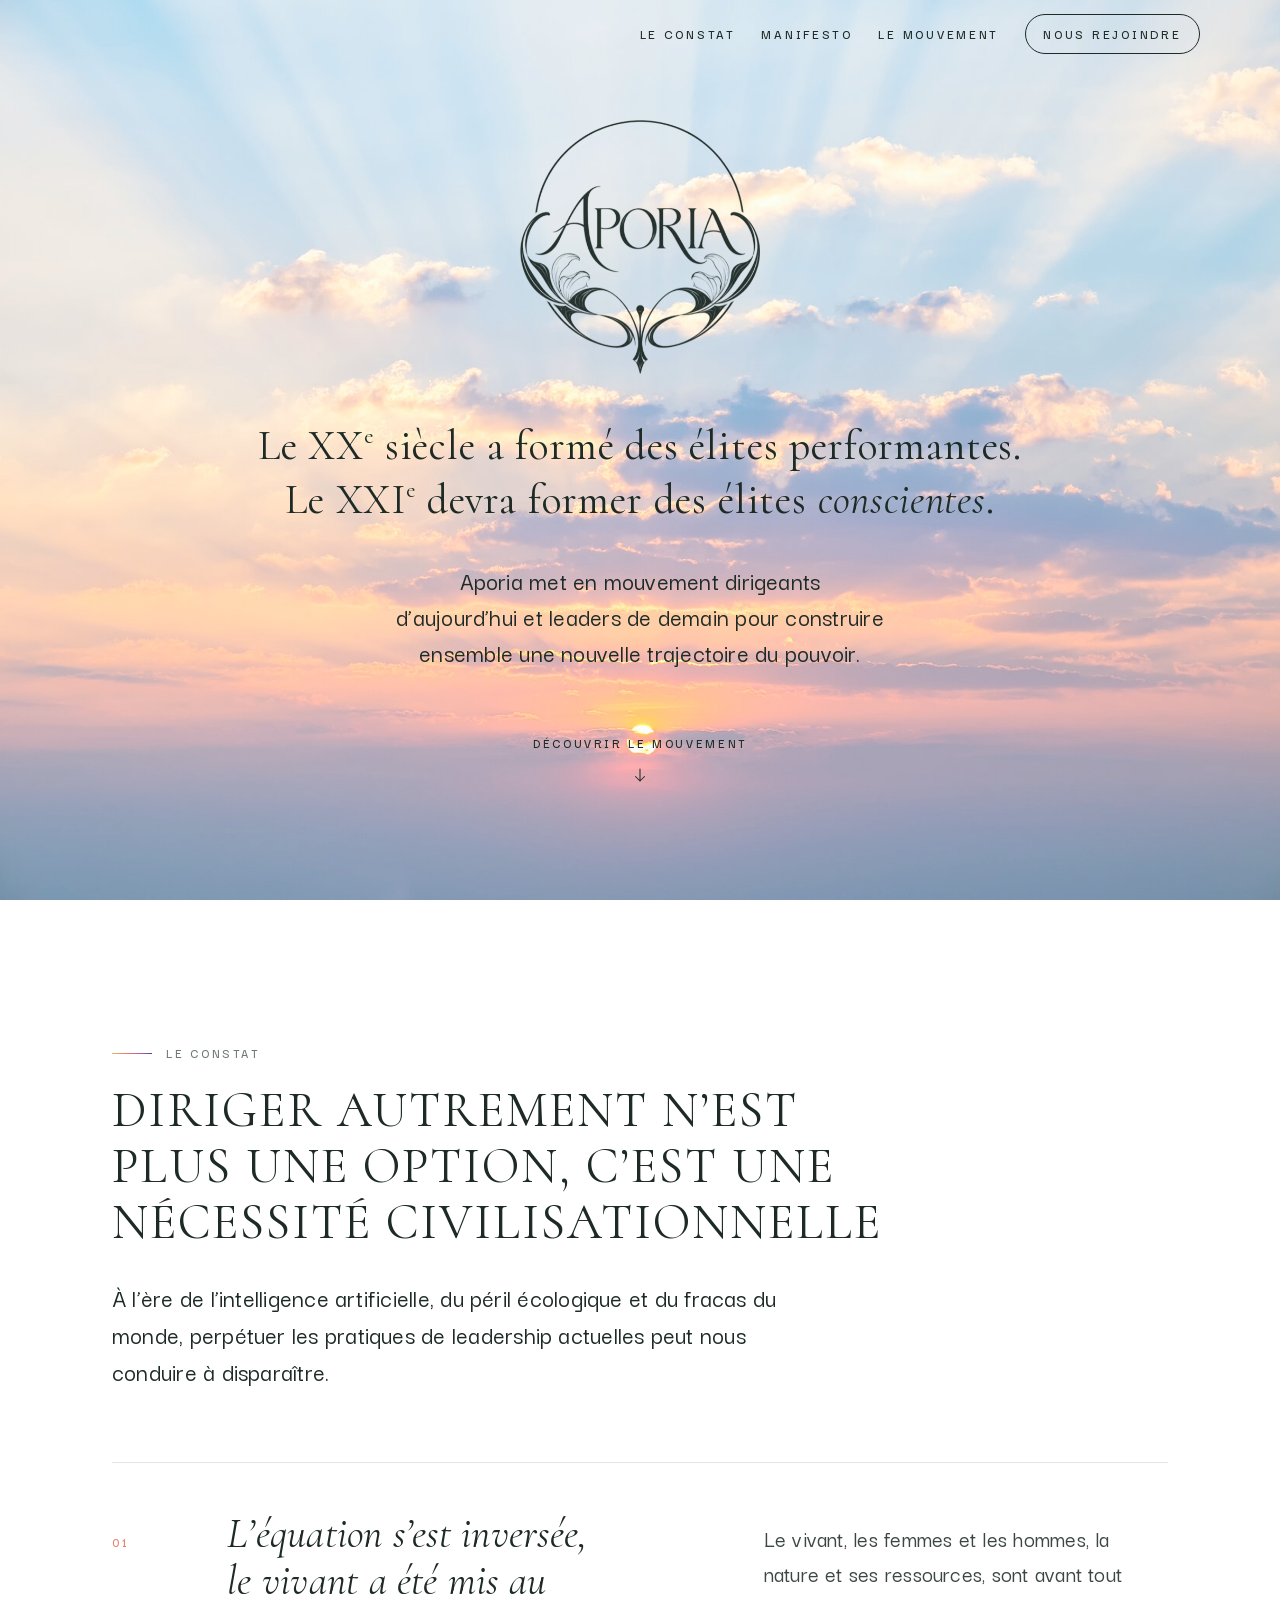
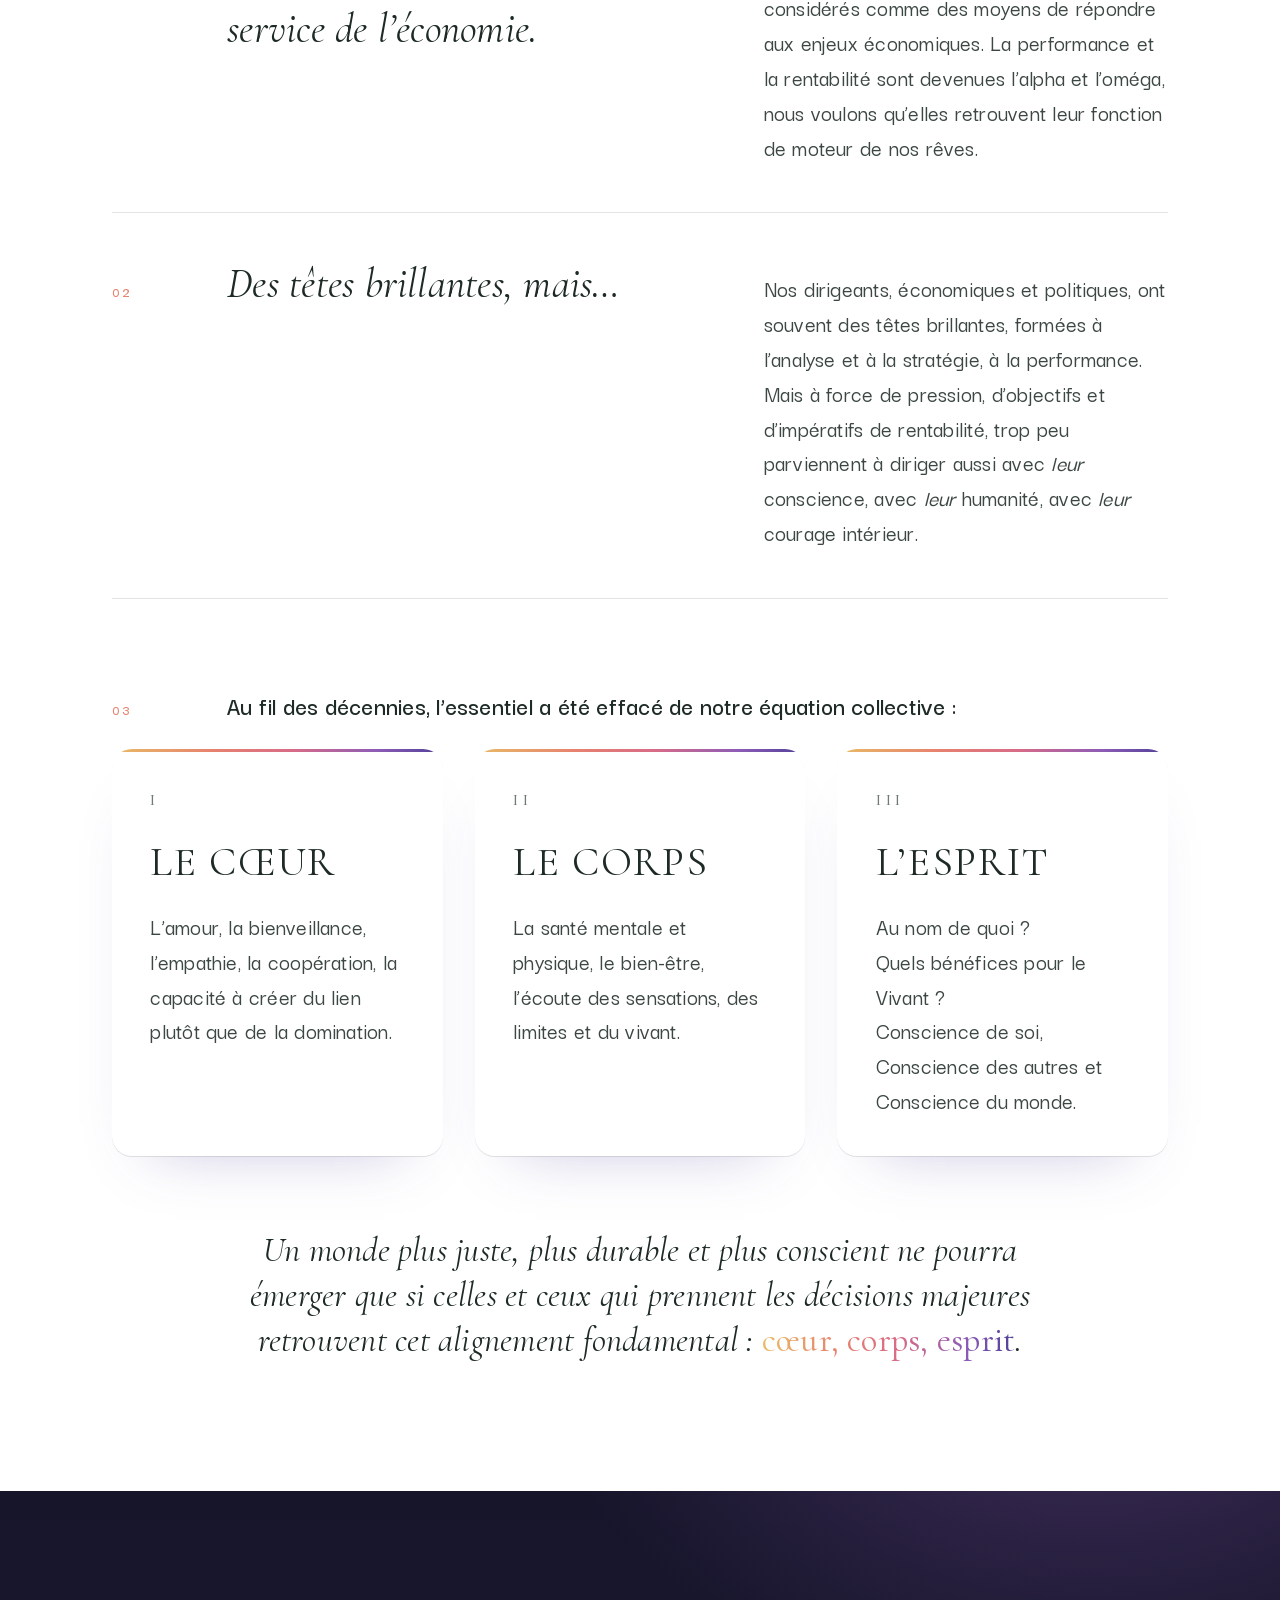
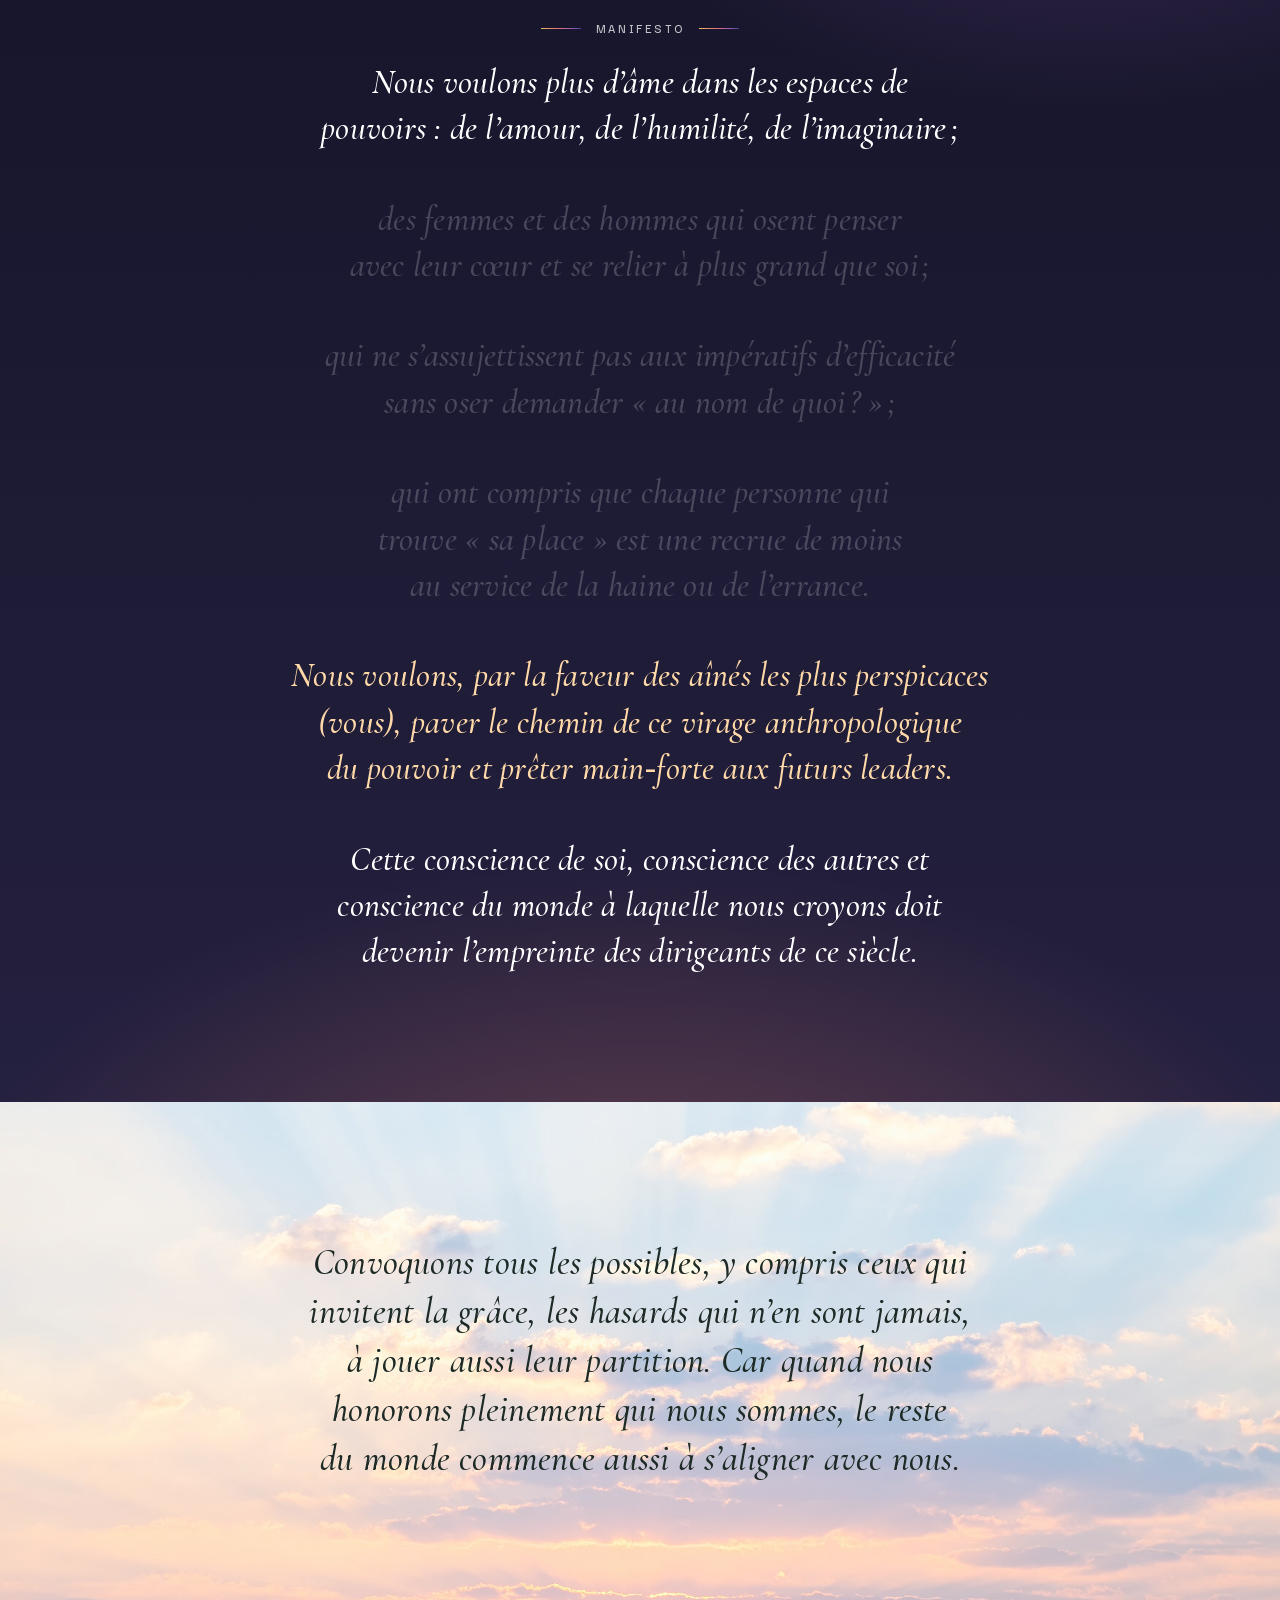
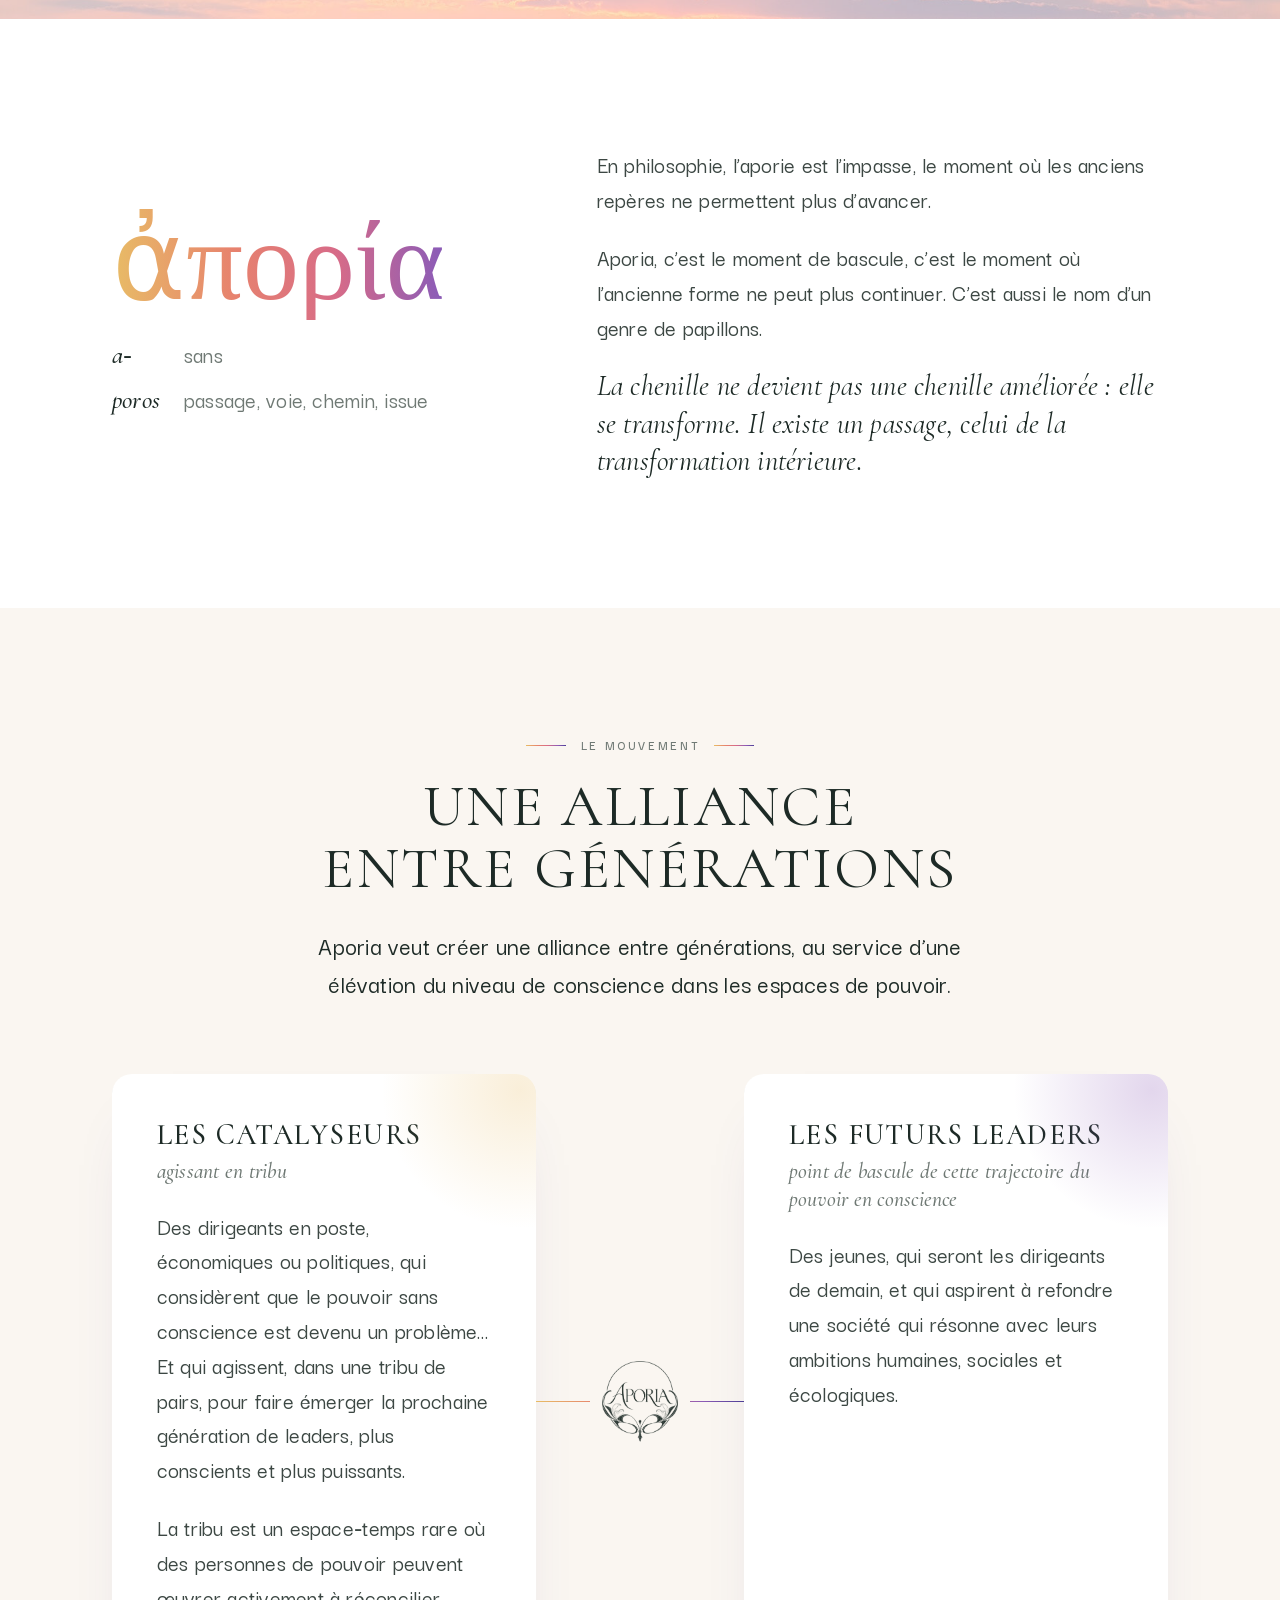
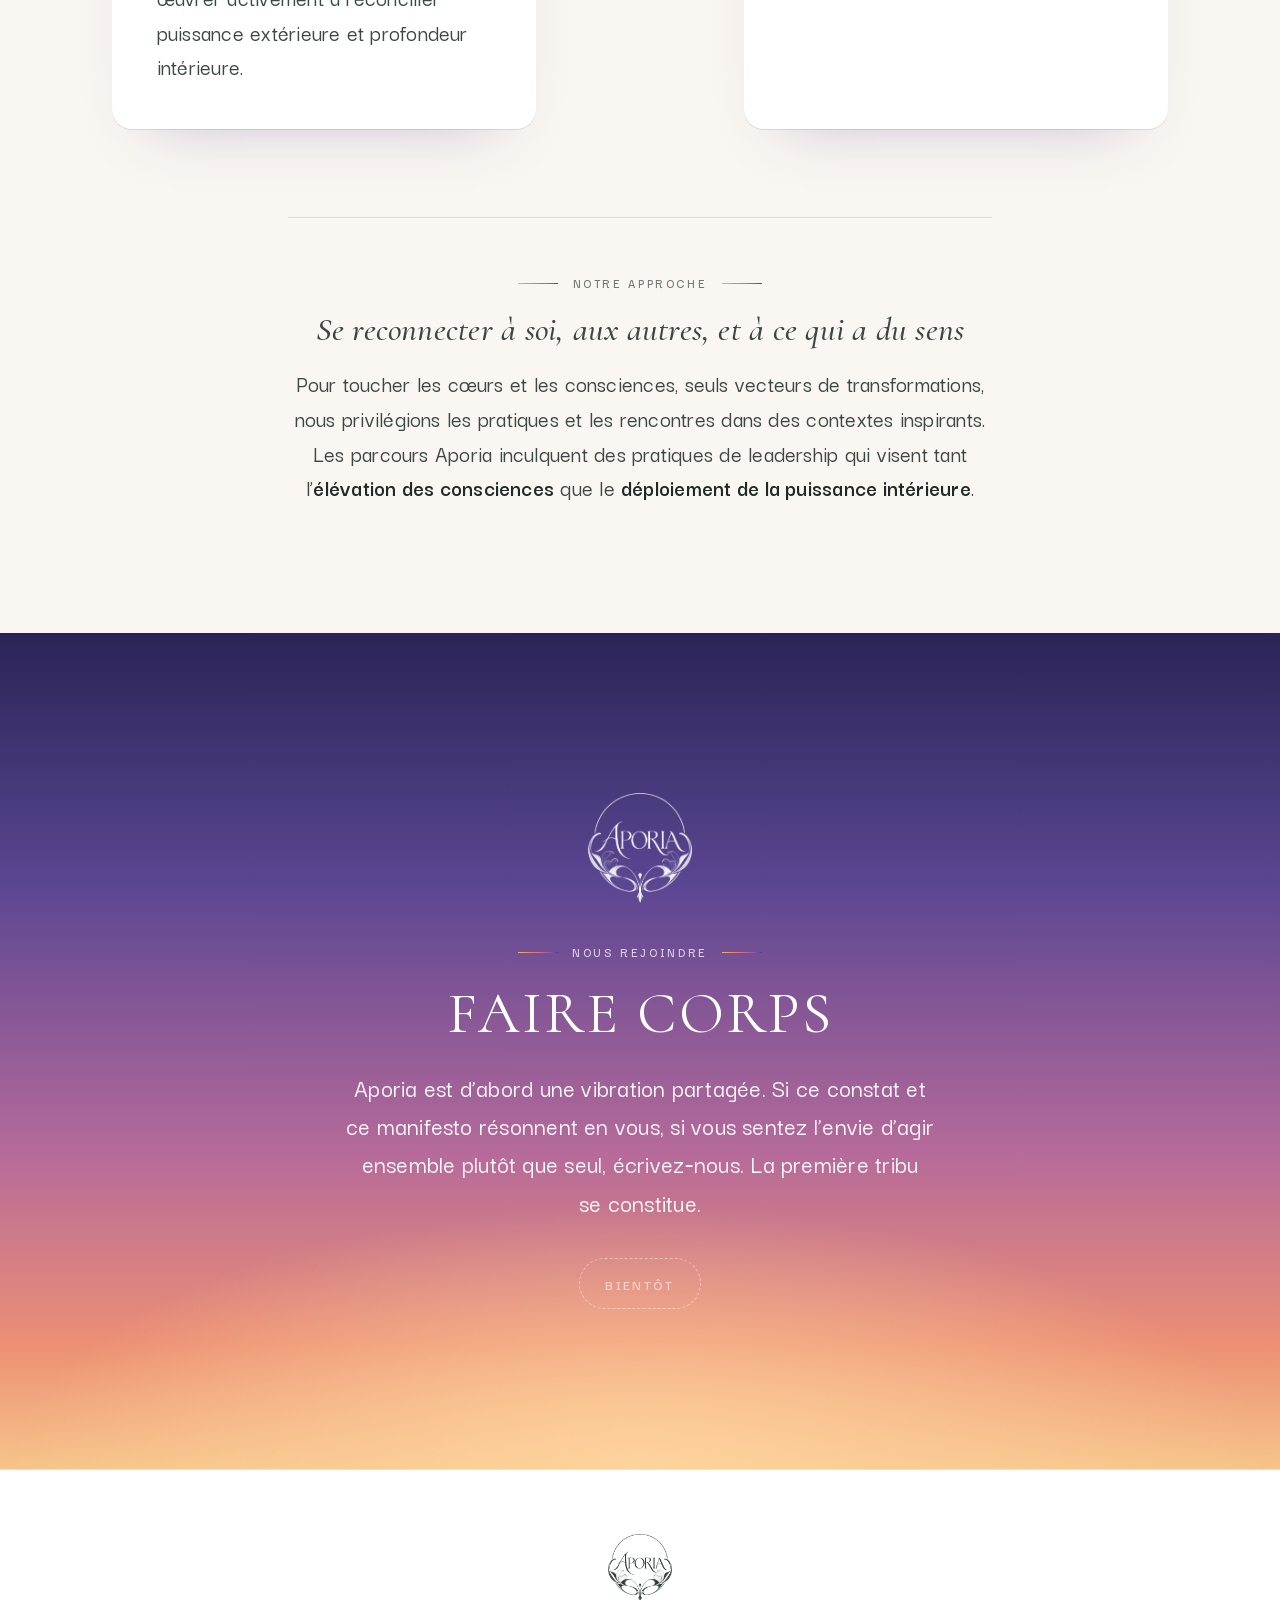
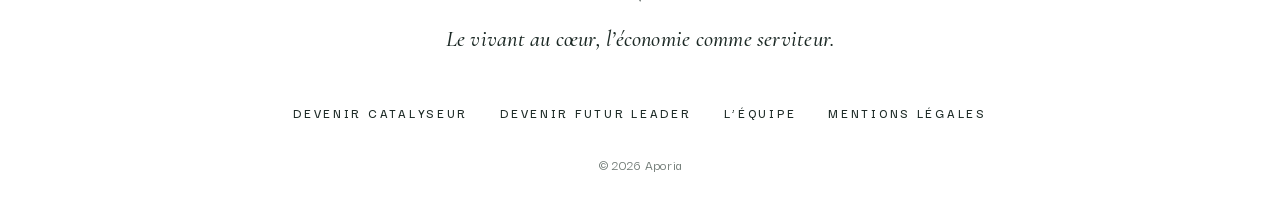
<file: index.html>
<!doctype html>
<html lang="fr" class="no-js">
<head>
  <meta charset="utf-8">
  <meta name="viewport" content="width=device-width, initial-scale=1, viewport-fit=cover">
  <title>Aporia · Mouvement pour des élites conscientes</title>
  <meta name="description" content="Aporia met en mouvement dirigeants d’aujourd’hui et leaders de demain pour construire ensemble une nouvelle trajectoire du pouvoir.">
  <meta name="theme-color" content="#f6efe6">

  <meta property="og:type" content="website">
  <meta property="og:locale" content="fr_FR">
  <meta property="og:title" content="Aporia">
  <meta property="og:description" content="Le XXe siècle a formé des élites performantes. Le XXIe devra former des élites conscientes.">
  <meta property="og:image" content="https://aporia-mouvement.netlify.app/assets/img/og-image.jpg">
  <meta name="twitter:card" content="summary_large_image">

  <link rel="icon" type="image/svg+xml" href="/assets/img/favicon.svg">
  <link rel="icon" type="image/png" sizes="48x48" href="/assets/img/favicon.png">
  <link rel="apple-touch-icon" href="/assets/img/apple-touch-icon.png">
  <link rel="preload" href="/assets/fonts/cormorant.woff2" as="font" type="font/woff2" crossorigin>
  <link rel="preload" href="/assets/fonts/darker-grotesque.woff2" as="font" type="font/woff2" crossorigin>
  <link rel="stylesheet" href="/css/style.css">
  <!-- Pas de "defer" : le script doit poser la classe "js" avant le premier affichage -->
  <script src="/js/main.js"></script>
</head>
<body>
  <a class="skip-link" href="#contenu">Aller au contenu</a>
  <div class="progress" aria-hidden="true"><span></span></div>

  <!-- ============================================================ EN-TÊTE -->
  <header class="site-header" data-header>
    <div class="site-header__inner">
      <a class="brand" href="#accueil" aria-label="Aporia, retour en haut">
        <img src="/assets/img/logo.png" alt="" width="454" height="480">
        <span>Aporia</span>
      </a>
      <button class="nav-toggle" type="button" aria-expanded="false" aria-controls="menu" data-nav-toggle>
        <span class="visually-hidden">Menu</span><span class="nav-toggle__bar"></span>
      </button>
      <nav class="nav" id="menu" aria-label="Navigation principale">
        <a href="#constat">Le constat</a>
        <a href="#manifesto">Manifesto</a>
        <a href="#mouvement">Le mouvement</a>
        <a class="nav__cta" href="#rejoindre">Nous rejoindre</a>
      </nav>
    </div>
  </header>

  <main id="contenu">

    <!-- ============================================================ 1. ACCROCHE -->
    <section class="hero" id="accueil">
      <div class="hero__sky" aria-hidden="true"></div>
      <div class="hero__content">
        <img class="hero__logo" src="/assets/img/logo.png" alt="Aporia" width="454" height="480">
        <h1 class="hero__title">
          <span class="hero__line">Le XX<sup>e</sup> siècle a formé des élites performantes.</span>
          <span class="hero__line">Le XXI<sup>e</sup> devra former des élites <em>conscientes</em>.</span>
        </h1>
        <p class="hero__sub">Aporia met en mouvement dirigeants d’aujourd’hui et leaders de demain pour construire ensemble une nouvelle trajectoire du pouvoir.</p>
        <a class="hero__cta" href="#constat">
          Découvrir le mouvement
          <svg viewBox="0 0 24 24" width="18" height="18" aria-hidden="true"><path d="M12 4v16m0 0-6-6m6 6 6-6" fill="none" stroke="currentColor" stroke-width="1.4" stroke-linecap="round" stroke-linejoin="round"/></svg>
        </a>
      </div>
    </section>

    <!-- ============================================================ 2. LE CONSTAT -->
    <section class="section" id="constat">
      <div class="container">
        <header class="section-head" data-reveal>
          <p class="kicker">Le constat</p>
          <h2 class="title title--long">Diriger autrement n’est plus une option, c’est une nécessité civilisationnelle</h2>
          <p class="lead">À l’ère de l’intelligence artificielle, du péril écologique et du fracas du monde, perpétuer les pratiques de leadership actuelles peut nous conduire à disparaître.</p>
        </header>

        <ol class="beats">
          <li class="beat" data-reveal>
            <span class="beat__num">01</span>
            <p class="beat__claim">L’équation s’est inversée, le vivant a été mis au service de l’économie.</p>
            <p class="beat__text">Le vivant, les femmes et les hommes, la nature et ses ressources, sont avant tout considérés comme des moyens de répondre aux enjeux économiques. La performance et la rentabilité sont devenues l’alpha et l’oméga, nous voulons qu’elles retrouvent leur fonction de moteur de nos rêves.</p>
          </li>
          <li class="beat" data-reveal>
            <span class="beat__num">02</span>
            <p class="beat__claim">Des têtes brillantes, mais…</p>
            <p class="beat__text">Nos dirigeants, économiques et politiques, ont souvent des têtes brillantes, formées à l’analyse et à la stratégie, à la performance. Mais à force de pression, d’objectifs et d’impératifs de rentabilité, trop peu parviennent à diriger aussi avec <em>leur</em> conscience, avec <em>leur</em> humanité, avec <em>leur</em> courage intérieur.</p>
          </li>
        </ol>

        <div class="erased">
          <p class="erased__intro" data-reveal><span class="beat__num">03</span>Au fil des décennies, l’essentiel a été effacé de notre équation collective :</p>
          <ol class="triad">
            <li class="triad__item" data-reveal style="--i:0">
              <span class="triad__num">I</span>
              <h3>Le cœur</h3>
              <p>L’amour, la bienveillance, l’empathie, la coopération, la capacité à créer du lien plutôt que de la domination.</p>
            </li>
            <li class="triad__item" data-reveal style="--i:1">
              <span class="triad__num">II</span>
              <h3>Le corps</h3>
              <p>La santé mentale et physique, le bien-être, l’écoute des sensations, des limites et du vivant.</p>
            </li>
            <li class="triad__item" data-reveal style="--i:2">
              <span class="triad__num">III</span>
              <h3>L’esprit</h3>
              <p class="triad__lines">Au nom de quoi ?<br>Quels bénéfices pour le Vivant ?<br>Conscience de soi, Conscience des autres et Conscience du monde.</p>
            </li>
          </ol>
          <p class="statement erased__close" data-reveal>Un monde plus juste, plus durable et plus conscient ne pourra émerger que si celles et ceux qui prennent les décisions majeures retrouvent cet alignement fondamental : <em>cœur, corps, esprit</em>.</p>
        </div>
      </div>
    </section>

    <!-- ============================================================ 3. MANIFESTO -->
    <section class="section section--night" id="manifesto">
      <div class="container">
        <h2 class="kicker kicker--light kicker--center" data-reveal>Manifesto</h2>
        <div class="manifesto">
          <p class="manifesto__line">Nous voulons plus d’âme dans les espaces de pouvoirs : de l’amour, de l’humilité, de l’imaginaire ;</p>
          <p class="manifesto__line">des femmes et des hommes qui osent penser avec leur cœur et se relier à plus grand que soi ;</p>
          <p class="manifesto__line">qui ne s’assujettissent pas aux impératifs d’efficacité sans oser demander « au nom de quoi ? » ;</p>
          <p class="manifesto__line">qui ont compris que chaque personne qui trouve « sa place » est une recrue de moins au service de la haine ou de l’errance.</p>
          <p class="manifesto__line manifesto__line--accent">Nous voulons, par la faveur des aînés les plus perspicaces (vous), paver le chemin de ce virage anthropologique du pouvoir et prêter main‑forte aux futurs leaders.</p>
          <p class="manifesto__line">Cette conscience de soi, conscience des autres et conscience du monde à laquelle nous croyons doit devenir l’empreinte des dirigeants de ce siècle.</p>
        </div>
      </div>
    </section>

    <!-- ============================================================ BANDEAU -->
    <section class="band" aria-label="Convoquer tous les possibles">
      <div class="band__sky" aria-hidden="true"></div>
      <div class="container container--text">
        <p class="band__text" data-reveal>Convoquons tous les possibles, y compris ceux qui invitent la grâce, les hasards qui n’en sont jamais, à jouer aussi leur partition. Car quand nous honorons pleinement qui nous sommes, le reste du monde commence aussi à s’aligner avec nous.</p>
      </div>
    </section>

    <!-- ============================================================ 4. LE NOM -->
    <section class="section" id="aporia">
      <div class="container etymology">
        <div data-reveal>
          <p class="greek" lang="grc">ἀπορία</p>
          <dl class="roots">
            <div><dt>a‑</dt><dd>sans</dd></div>
            <div><dt>poros</dt><dd>passage, voie, chemin, issue</dd></div>
          </dl>
        </div>
        <div class="etymology__text prose" data-reveal>
          <p>En philosophie, l’aporie est l’impasse, le moment où les anciens repères ne permettent plus d’avancer.</p>
          <p>Aporia, c’est le moment de bascule, c’est le moment où l’ancienne forme ne peut plus continuer. C’est aussi le nom d’un genre de papillons.</p>
          <p class="statement">La chenille ne devient pas une chenille améliorée : elle se transforme. Il existe un passage, celui de la transformation intérieure.</p>
        </div>
      </div>
    </section>

    <!-- ============================================================ 5. LE MOUVEMENT -->
    <section class="section section--warm" id="mouvement">
      <div class="container">
        <header class="section-head section-head--center" data-reveal>
          <p class="kicker kicker--center">Le mouvement</p>
          <h2 class="title">Une alliance entre générations</h2>
          <p class="lead">Aporia veut créer une alliance entre générations, au service d’une élévation du niveau de conscience dans les espaces de pouvoir.</p>
        </header>

        <div class="alliance">
          <article class="member" data-reveal style="--i:0">
            <h3>Les catalyseurs</h3>
            <p class="member__tag">agissant en tribu</p>
            <p>Des dirigeants en poste, économiques ou politiques, qui considèrent que le pouvoir sans conscience est devenu un problème… Et qui agissent, dans une tribu de pairs, pour faire émerger la prochaine génération de leaders, plus conscients et plus puissants.</p>
            <p>La tribu est un espace‑temps rare où des personnes de pouvoir peuvent œuvrer activement à réconcilier puissance extérieure et profondeur intérieure.</p>
          </article>
          <div class="bridge" data-reveal style="--i:1">
            <div class="bridge__box"><img src="/assets/img/logo.png" alt="" width="454" height="480" loading="lazy"></div>
          </div>
          <article class="member member--leaders" data-reveal style="--i:2">
            <h3>Les futurs leaders</h3>
            <p class="member__tag">point de bascule de cette trajectoire du pouvoir en conscience</p>
            <p>Des jeunes, qui seront les dirigeants de demain, et qui aspirent à refondre une société qui résonne avec leurs ambitions humaines, sociales et écologiques.</p>
          </article>
        </div>

        <div class="approach" data-reveal>
          <h3 class="kicker kicker--center">Notre approche</h3>
          <p class="approach__title">Se reconnecter à soi, aux autres, et à ce qui a du sens</p>
          <p class="approach__text">Pour toucher les cœurs et les consciences, seuls vecteurs de transformations, nous privilégions les pratiques et les rencontres dans des contextes inspirants. Les parcours Aporia inculquent des pratiques de leadership qui visent tant l’<strong>élévation des consciences</strong> que le <strong>déploiement de la puissance intérieure</strong>.</p>
        </div>
      </div>
    </section>

    <!-- ============================================================ 6. CONTACT -->
    <section class="dawn" id="rejoindre">
      <div class="dawn__sky" aria-hidden="true"></div>
      <div class="container container--text">
        <img class="dawn__logo" src="/assets/img/logo-white.png" alt="" width="454" height="480" loading="lazy" data-reveal>
        <p class="kicker kicker--light kicker--center" data-reveal>Nous rejoindre</p>
        <h2 class="title" data-reveal>Faire corps</h2>
        <p class="dawn__text" data-reveal>Aporia est d’abord une vibration partagée. Si ce constat et ce manifesto résonnent en vous, si vous sentez l’envie d’agir ensemble plutôt que seul, écrivez‑nous. La première tribu se constitue.</p>
        <div data-reveal><a class="btn btn--light" data-contact="Contact" href="#rejoindre">Nous écrire</a></div>
      </div>
    </section>
  </main>

  <!-- ============================================================ PIED DE PAGE -->
  <footer class="site-footer">
    <div class="container site-footer__inner">
      <img src="/assets/img/logo.png" alt="Aporia" width="454" height="480" loading="lazy">
      <p class="site-footer__baseline">Le vivant au cœur, l’économie comme serviteur.</p>
      <ul class="footer-links">
        <li><a href="/catalyseur.html">Devenir catalyseur</a></li>
        <li><a href="/futur-leader.html">Devenir futur leader</a></li>
        <li><a href="/equipe.html">L’équipe</a></li>
        <li><a href="/mentions-legales.html">Mentions légales</a></li>
      </ul>
      <p class="site-footer__note">© <span data-year>2026</span> Aporia</p>
    </div>
  </footer>
</body>
</html>
</file>
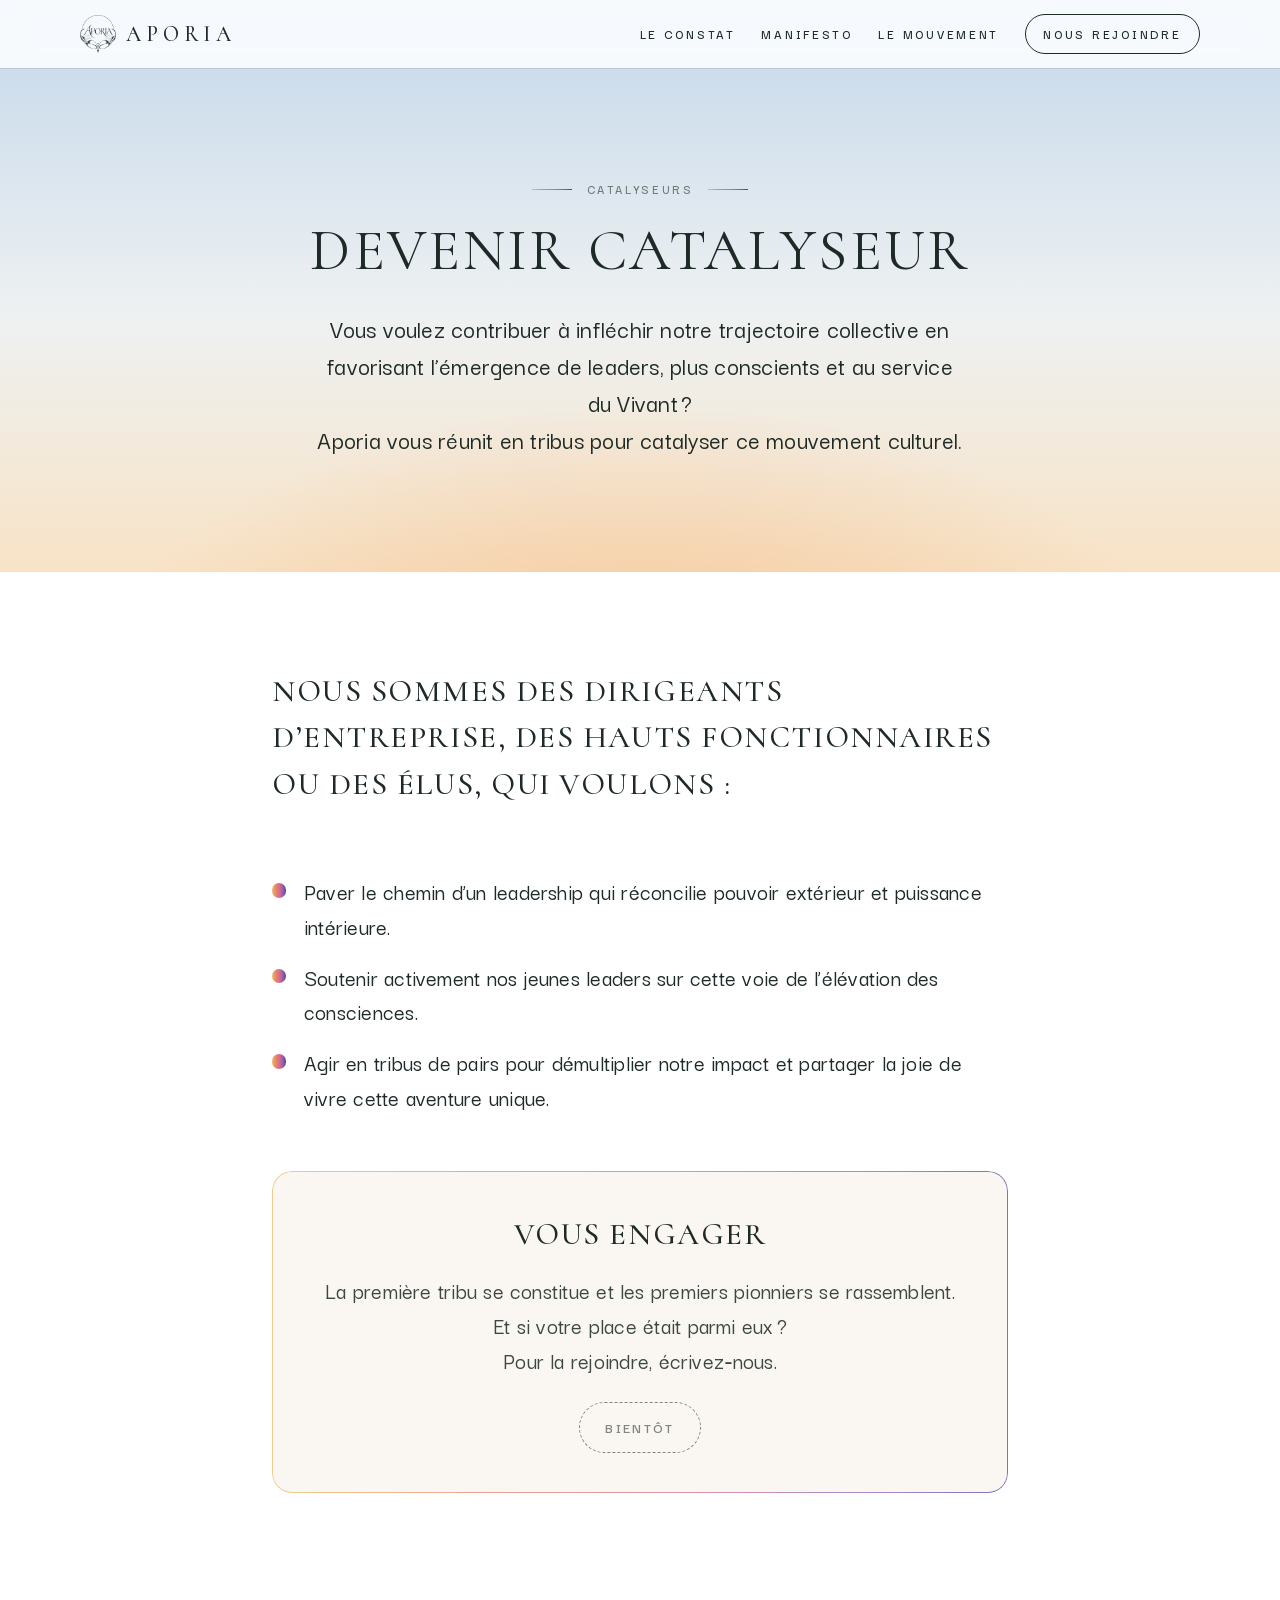
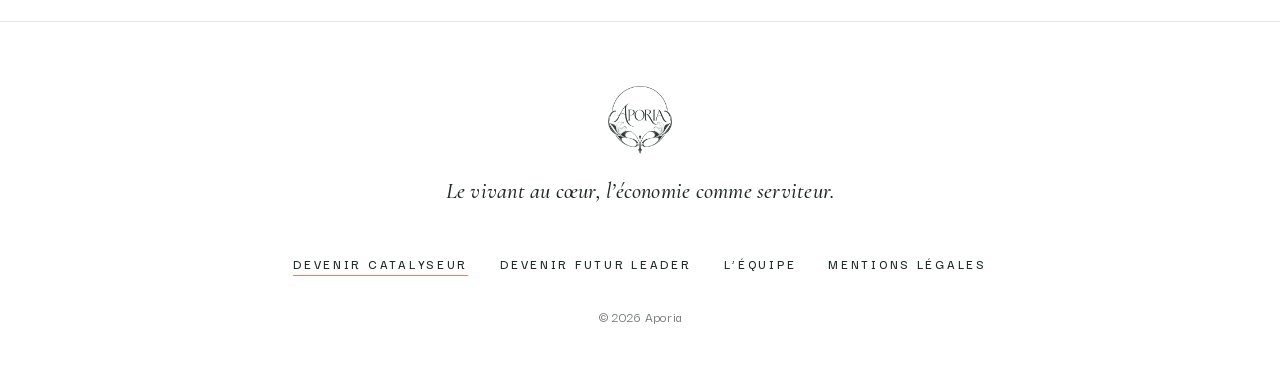
<file: catalyseur.html>
<!doctype html>
<html lang="fr" class="no-js">
<head>
  <meta charset="utf-8">
  <meta name="viewport" content="width=device-width, initial-scale=1, viewport-fit=cover">
  <title>Devenir catalyseur · Aporia</title>
  <meta name="description" content="Vous voulez contribuer à infléchir notre trajectoire collective en favorisant l’émergence de leaders, plus conscients et au service du Vivant ? Aporia vous réunit en tribus pour catalyser ce mouvement culturel.">
  <meta name="theme-color" content="#f6efe6">

  <meta property="og:type" content="website">
  <meta property="og:locale" content="fr_FR">
  <meta property="og:title" content="Devenir catalyseur · Aporia">
  <meta property="og:description" content="Vous voulez contribuer à infléchir notre trajectoire collective en favorisant l’émergence de leaders, plus conscients et au service du Vivant ? Aporia vous réunit en tribus pour catalyser ce mouvement culturel.">
  <meta property="og:image" content="https://aporia-mouvement.netlify.app/assets/img/og-image.jpg">
  <meta name="twitter:card" content="summary_large_image">

  <link rel="icon" type="image/svg+xml" href="/assets/img/favicon.svg">
  <link rel="icon" type="image/png" sizes="48x48" href="/assets/img/favicon.png">
  <link rel="apple-touch-icon" href="/assets/img/apple-touch-icon.png">
  <link rel="preload" href="/assets/fonts/cormorant.woff2" as="font" type="font/woff2" crossorigin>
  <link rel="preload" href="/assets/fonts/darker-grotesque.woff2" as="font" type="font/woff2" crossorigin>
  <link rel="stylesheet" href="/css/style.css">
  <!-- Pas de "defer" : le script doit poser la classe "js" avant le premier affichage -->
  <script src="/js/main.js"></script>
</head>
<body>
  <a class="skip-link" href="#contenu">Aller au contenu</a>
  <div class="progress" aria-hidden="true"><span></span></div>

  <!-- ============================================================ EN-TÊTE -->
  <header class="site-header" data-header>
    <div class="site-header__inner">
      <a class="brand" href="/" aria-label="Aporia, page d’accueil">
        <img src="/assets/img/logo.png" alt="" width="454" height="480">
        <span>Aporia</span>
      </a>
      <button class="nav-toggle" type="button" aria-expanded="false" aria-controls="menu" data-nav-toggle>
        <span class="visually-hidden">Menu</span><span class="nav-toggle__bar"></span>
      </button>
      <nav class="nav" id="menu" aria-label="Navigation principale">
        <a href="/#constat">Le constat</a>
        <a href="/#manifesto">Manifesto</a>
        <a href="/#mouvement">Le mouvement</a>
        <a class="nav__cta" href="/#rejoindre">Nous rejoindre</a>
      </nav>
    </div>
  </header>

  <main id="contenu">
    <header class="page-hero">
      <p class="kicker kicker--center">Catalyseurs</p>
      <h1 class="title">Devenir catalyseur</h1>
      <p class="lead">Vous voulez contribuer à infléchir notre trajectoire collective en favorisant l’émergence de leaders, plus conscients et au service du Vivant ?<br>Aporia vous réunit en tribus pour catalyser ce mouvement culturel.</p>
    </header>

    <section class="page">
      <div class="container container--text">
        <h2 data-reveal>Nous sommes des dirigeants d’entreprise, des hauts fonctionnaires ou des élus, qui voulons :</h2>
        <ul class="checklist">
          <li data-reveal style="--i:0">Redonner à l’exercice du pouvoir sa noblesse d’âme.</li>
          <li data-reveal style="--i:1">Paver le chemin d’un leadership qui réconcilie pouvoir extérieur et puissance intérieure.</li>
          <li data-reveal style="--i:2">Soutenir activement nos jeunes leaders sur cette voie de l’élévation des consciences.</li>
          <li data-reveal style="--i:3">Agir en tribus de pairs pour démultiplier notre impact et partager la joie de vivre cette aventure unique.</li>
        </ul>

        <div class="notice" data-reveal>
          <h2>Vous engager</h2>
          <p>La première tribu se constitue et les premiers pionniers se rassemblent.<br>Et si votre place était parmi eux ?<br>Pour la rejoindre, écrivez‑nous.</p>
          <p><a class="btn" data-contact="Devenir catalyseur" href="/#rejoindre">Nous écrire</a></p>
        </div>
      </div>
    </section>
  </main>

  <!-- ============================================================ PIED DE PAGE -->
  <footer class="site-footer">
    <div class="container site-footer__inner">
      <a href="/" aria-label="Aporia, page d’accueil"><img src="/assets/img/logo.png" alt="Aporia" width="454" height="480" loading="lazy"></a>
      <p class="site-footer__baseline">Le vivant au cœur, l’économie comme serviteur.</p>
      <ul class="footer-links">
        <li><a href="/catalyseur.html" aria-current="page">Devenir catalyseur</a></li>
        <li><a href="/futur-leader.html">Devenir futur leader</a></li>
        <li><a href="/equipe.html">L’équipe</a></li>
        <li><a href="/mentions-legales.html">Mentions légales</a></li>
      </ul>
      <p class="site-footer__note">© <span data-year>2026</span> Aporia</p>
    </div>
  </footer>
</body>
</html>
</file>
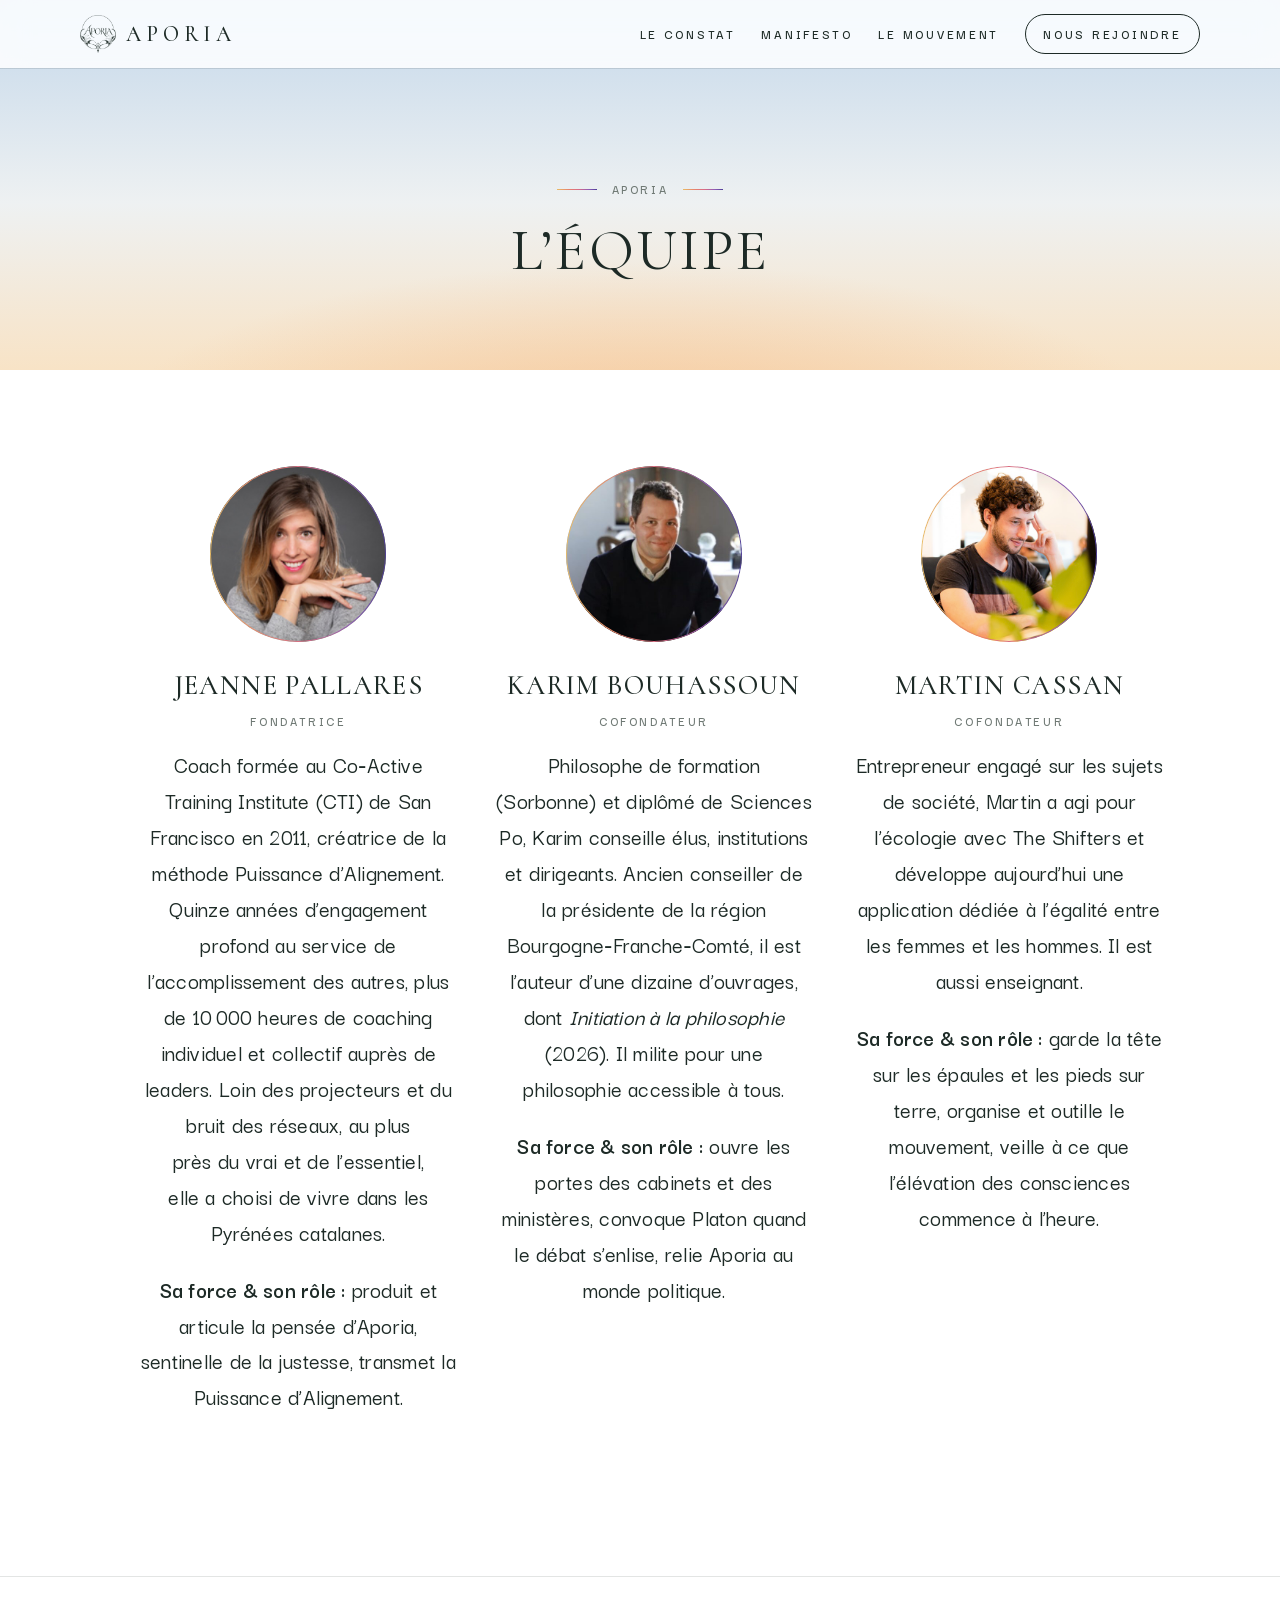
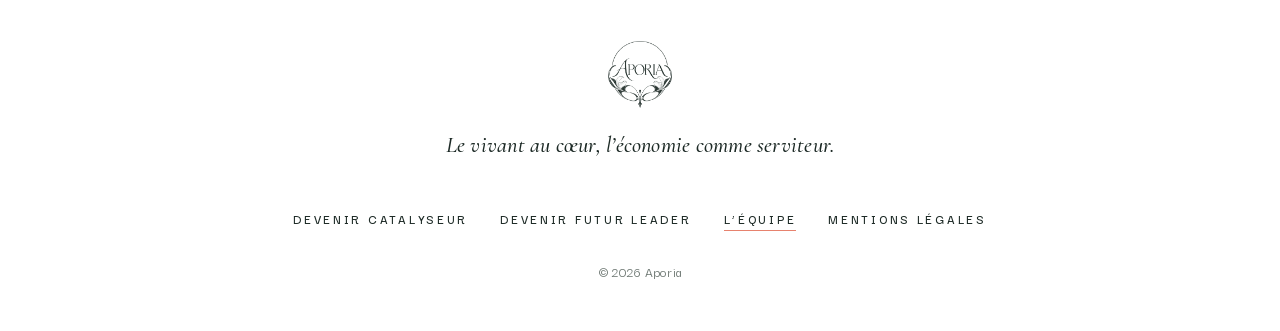
<file: equipe.html>
<!doctype html>
<html lang="fr" class="no-js">
<head>
  <meta charset="utf-8">
  <meta name="viewport" content="width=device-width, initial-scale=1, viewport-fit=cover">
  <title>L’équipe · Aporia</title>
  <meta name="description" content="Les cofondateurs du mouvement Aporia.">
  <meta name="theme-color" content="#f6efe6">

  <meta property="og:type" content="website">
  <meta property="og:locale" content="fr_FR">
  <meta property="og:title" content="L’équipe · Aporia">
  <meta property="og:description" content="Les cofondateurs du mouvement Aporia.">
  <meta property="og:image" content="https://aporia-mouvement.netlify.app/assets/img/og-image.jpg">
  <meta name="twitter:card" content="summary_large_image">

  <link rel="icon" type="image/svg+xml" href="/assets/img/favicon.svg">
  <link rel="icon" type="image/png" sizes="48x48" href="/assets/img/favicon.png">
  <link rel="apple-touch-icon" href="/assets/img/apple-touch-icon.png">
  <link rel="preload" href="/assets/fonts/cormorant.woff2" as="font" type="font/woff2" crossorigin>
  <link rel="preload" href="/assets/fonts/darker-grotesque.woff2" as="font" type="font/woff2" crossorigin>
  <link rel="stylesheet" href="/css/style.css">
  <!-- Pas de "defer" : le script doit poser la classe "js" avant le premier affichage -->
  <script src="/js/main.js"></script>
</head>
<body>
  <a class="skip-link" href="#contenu">Aller au contenu</a>
  <div class="progress" aria-hidden="true"><span></span></div>

  <!-- ============================================================ EN-TÊTE -->
  <header class="site-header" data-header>
    <div class="site-header__inner">
      <a class="brand" href="/" aria-label="Aporia, page d’accueil">
        <img src="/assets/img/logo.png" alt="" width="454" height="480">
        <span>Aporia</span>
      </a>
      <button class="nav-toggle" type="button" aria-expanded="false" aria-controls="menu" data-nav-toggle>
        <span class="visually-hidden">Menu</span><span class="nav-toggle__bar"></span>
      </button>
      <nav class="nav" id="menu" aria-label="Navigation principale">
        <a href="/#constat">Le constat</a>
        <a href="/#manifesto">Manifesto</a>
        <a href="/#mouvement">Le mouvement</a>
        <a class="nav__cta" href="/#rejoindre">Nous rejoindre</a>
      </nav>
    </div>
  </header>

  <main id="contenu">
    <header class="page-hero">
      <p class="kicker kicker--center">Aporia</p>
      <h1 class="title">L’équipe</h1>
    </header>

    <section class="page">
      <div class="container">
        <ul class="team">
          <li class="person" id="jeanne" data-reveal style="--i:0">
            <div class="person__photo"><img src="assets/img/jeanne.jpg" alt="Portrait de Jeanne Pallares" width="480" height="480" loading="lazy" decoding="async"></div>
            <h2>Jeanne Pallares</h2>
            <p class="person__role">Fondatrice</p>
            <p class="person__story">Coach formée au Co‑Active Training Institute (CTI) de San Francisco en 2011, créatrice de la méthode Puissance d’Alignement. Quinze années d’engagement profond au service de l’accomplissement des autres, plus de 10&#8239;000 heures de coaching individuel et collectif auprès de leaders. Loin des projecteurs et du bruit des réseaux, au plus près du vrai et de l’essentiel, elle a choisi de vivre dans les Pyrénées catalanes.</p>
            <p class="person__story"><strong>Sa force &amp; son rôle :</strong> produit et articule la pensée d’Aporia, sentinelle de la justesse, transmet la Puissance d’Alignement.</p>
          </li>
          <li class="person" id="karim" data-reveal style="--i:1">
            <div class="person__photo"><img src="assets/img/karim.jpg" alt="Portrait de Karim Bouhassoun" width="480" height="480" loading="lazy" decoding="async"></div>
            <h2>Karim Bouhassoun</h2>
            <p class="person__role">Cofondateur</p>
            <p class="person__story">Philosophe de formation (Sorbonne) et diplômé de Sciences Po, Karim conseille élus, institutions et dirigeants. Ancien conseiller de la présidente de la région Bourgogne‑Franche‑Comté, il est l’auteur d’une dizaine d’ouvrages, dont <cite>Initiation à la philosophie</cite> (2026). Il milite pour une philosophie accessible à tous.</p>
            <p class="person__story"><strong>Sa force &amp; son rôle :</strong> ouvre les portes des cabinets et des ministères, convoque Platon quand le débat s’enlise, relie Aporia au monde politique.</p>
          </li>
          <li class="person" id="martin" data-reveal style="--i:2">
            <div class="person__photo"><img src="assets/img/martin.jpg" alt="Portrait de Martin Cassan" width="480" height="480" loading="lazy" decoding="async"></div>
            <h2>Martin Cassan</h2>
            <p class="person__role">Cofondateur</p>
            <p class="person__story">Entrepreneur engagé sur les sujets de société, Martin a agi pour l’écologie avec The Shifters et développe aujourd’hui une application dédiée à l’égalité entre les femmes et les hommes. Il est aussi enseignant.</p>
            <p class="person__story"><strong>Sa force &amp; son rôle :</strong> garde la tête sur les épaules et les pieds sur terre, organise et outille le mouvement, veille à ce que l’élévation des consciences commence à l’heure.</p>
          </li>
        </ul>
      </div>
    </section>
  </main>

  <!-- ============================================================ PIED DE PAGE -->
  <footer class="site-footer">
    <div class="container site-footer__inner">
      <a href="/" aria-label="Aporia, page d’accueil"><img src="/assets/img/logo.png" alt="Aporia" width="454" height="480" loading="lazy"></a>
      <p class="site-footer__baseline">Le vivant au cœur, l’économie comme serviteur.</p>
      <ul class="footer-links">
        <li><a href="/catalyseur.html">Devenir catalyseur</a></li>
        <li><a href="/futur-leader.html">Devenir futur leader</a></li>
        <li><a href="/equipe.html" aria-current="page">L’équipe</a></li>
        <li><a href="/mentions-legales.html">Mentions légales</a></li>
      </ul>
      <p class="site-footer__note">© <span data-year>2026</span> Aporia</p>
    </div>
  </footer>
</body>
</html>
</file>
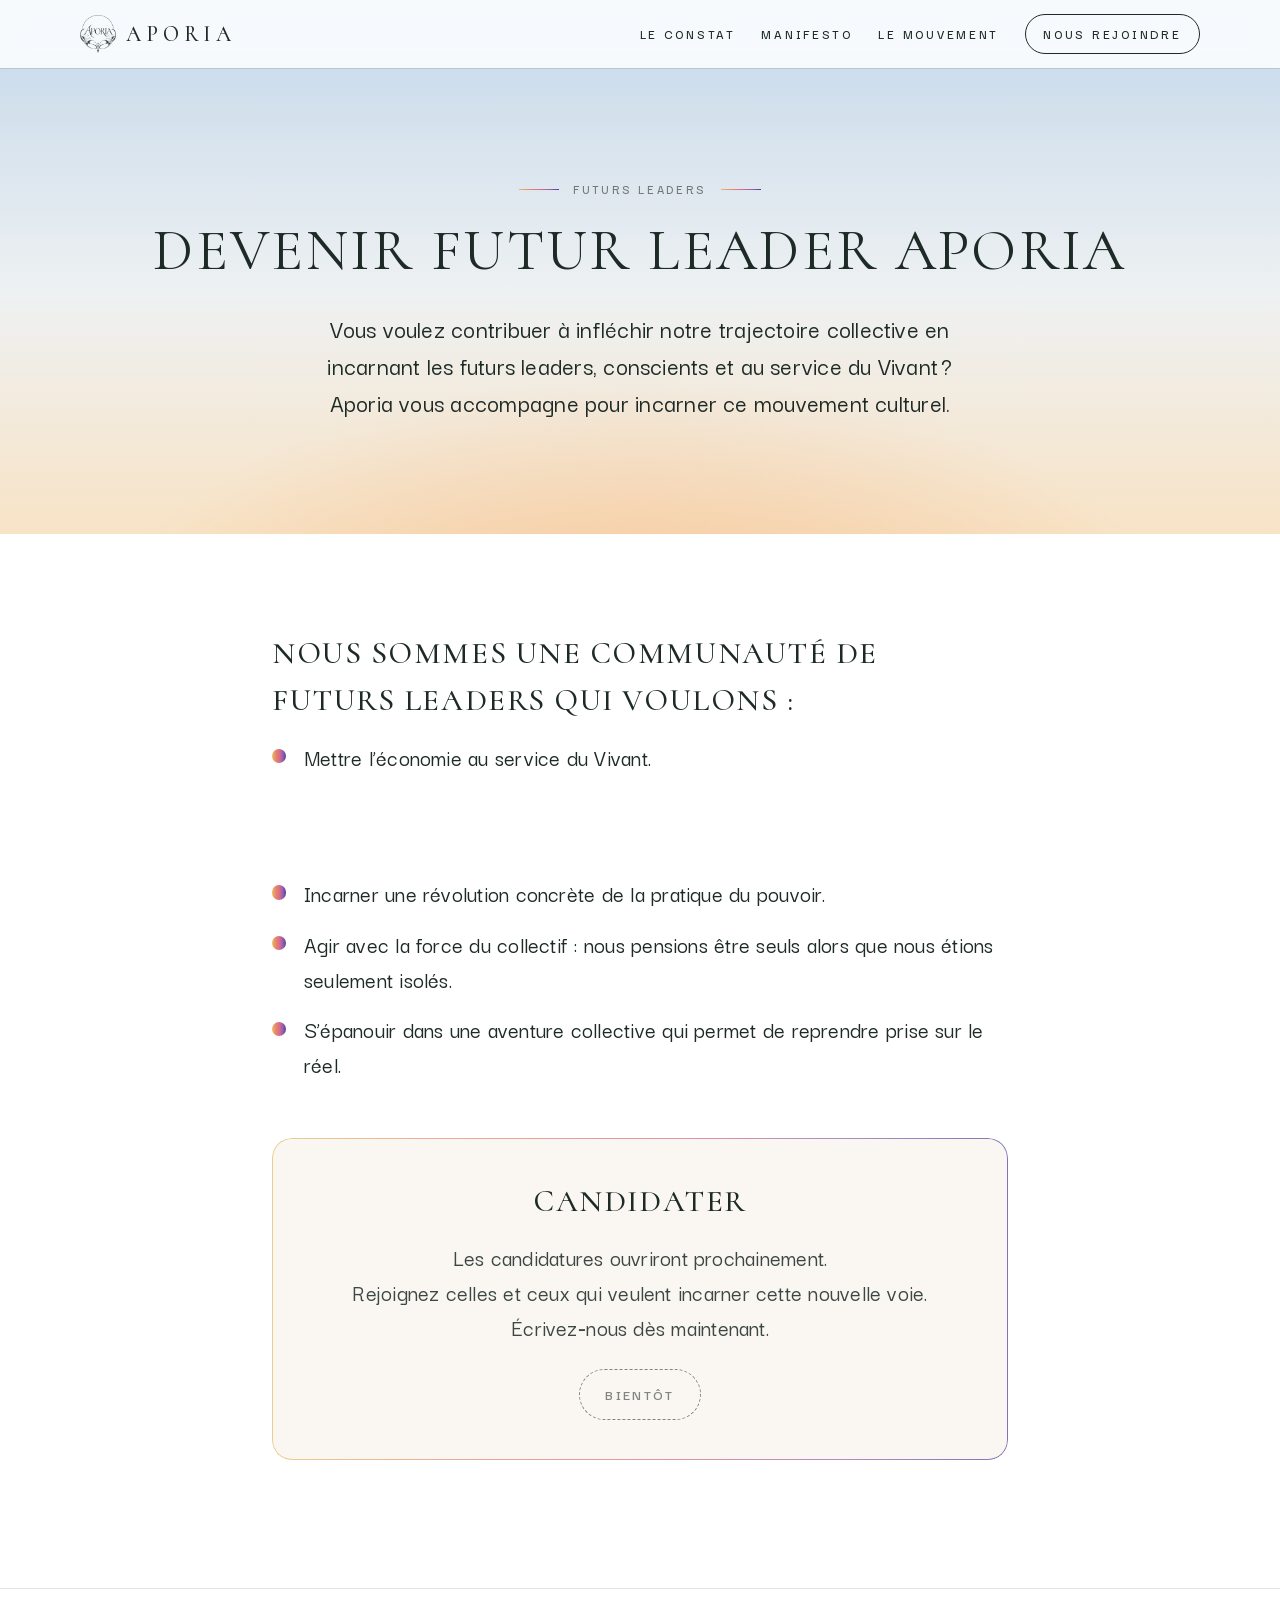
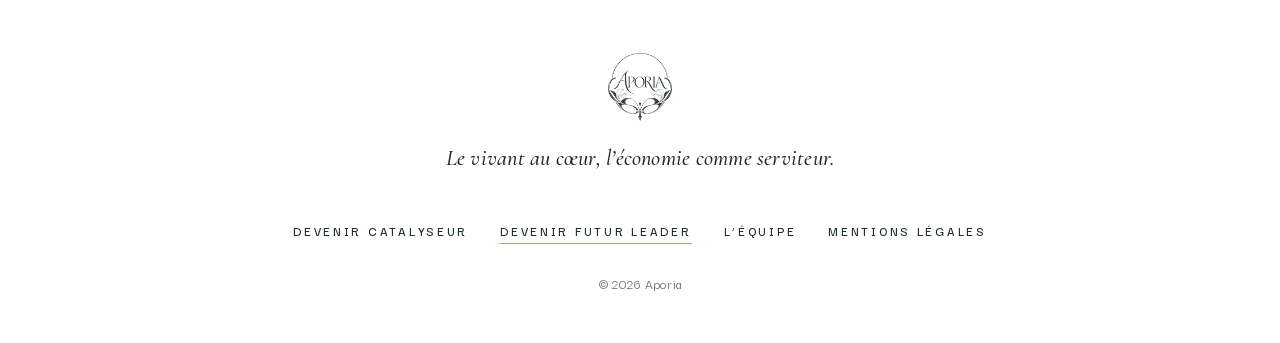
<file: futur-leader.html>
<!doctype html>
<html lang="fr" class="no-js">
<head>
  <meta charset="utf-8">
  <meta name="viewport" content="width=device-width, initial-scale=1, viewport-fit=cover">
  <title>Devenir futur leader · Aporia</title>
  <meta name="description" content="Vous voulez contribuer à infléchir notre trajectoire collective en incarnant les futurs leaders, conscients et au service du Vivant ? Aporia vous accompagne pour incarner ce mouvement culturel.">
  <meta name="theme-color" content="#f6efe6">

  <meta property="og:type" content="website">
  <meta property="og:locale" content="fr_FR">
  <meta property="og:title" content="Devenir futur leader · Aporia">
  <meta property="og:description" content="Vous voulez contribuer à infléchir notre trajectoire collective en incarnant les futurs leaders, conscients et au service du Vivant ? Aporia vous accompagne pour incarner ce mouvement culturel.">
  <meta property="og:image" content="https://aporia-mouvement.netlify.app/assets/img/og-image.jpg">
  <meta name="twitter:card" content="summary_large_image">

  <link rel="icon" type="image/svg+xml" href="/assets/img/favicon.svg">
  <link rel="icon" type="image/png" sizes="48x48" href="/assets/img/favicon.png">
  <link rel="apple-touch-icon" href="/assets/img/apple-touch-icon.png">
  <link rel="preload" href="/assets/fonts/cormorant.woff2" as="font" type="font/woff2" crossorigin>
  <link rel="preload" href="/assets/fonts/darker-grotesque.woff2" as="font" type="font/woff2" crossorigin>
  <link rel="stylesheet" href="/css/style.css">
  <!-- Pas de "defer" : le script doit poser la classe "js" avant le premier affichage -->
  <script src="/js/main.js"></script>
</head>
<body>
  <a class="skip-link" href="#contenu">Aller au contenu</a>
  <div class="progress" aria-hidden="true"><span></span></div>

  <!-- ============================================================ EN-TÊTE -->
  <header class="site-header" data-header>
    <div class="site-header__inner">
      <a class="brand" href="/" aria-label="Aporia, page d’accueil">
        <img src="/assets/img/logo.png" alt="" width="454" height="480">
        <span>Aporia</span>
      </a>
      <button class="nav-toggle" type="button" aria-expanded="false" aria-controls="menu" data-nav-toggle>
        <span class="visually-hidden">Menu</span><span class="nav-toggle__bar"></span>
      </button>
      <nav class="nav" id="menu" aria-label="Navigation principale">
        <a href="/#constat">Le constat</a>
        <a href="/#manifesto">Manifesto</a>
        <a href="/#mouvement">Le mouvement</a>
        <a class="nav__cta" href="/#rejoindre">Nous rejoindre</a>
      </nav>
    </div>
  </header>

  <main id="contenu">
    <header class="page-hero">
      <p class="kicker kicker--center">Futurs leaders</p>
      <h1 class="title">Devenir futur leader Aporia</h1>
      <p class="lead">Vous voulez contribuer à infléchir notre trajectoire collective en incarnant les futurs leaders, conscients et au service du Vivant ?<br>Aporia vous accompagne pour incarner ce mouvement culturel.</p>
    </header>

    <section class="page">
      <div class="container container--text">
        <h2 data-reveal>Nous sommes une communauté de futurs leaders qui voulons :</h2>
        <ul class="checklist">
          <li data-reveal style="--i:0">Mettre l’économie au service du Vivant.</li>
          <li data-reveal style="--i:1">Diriger aussi avec le cœur, le corps, l’esprit. Refuser de choisir entre exercer des responsabilités et rester fidèle à son humanité.</li>
          <li data-reveal style="--i:2">Incarner une révolution concrète de la pratique du pouvoir.</li>
          <li data-reveal style="--i:3">Agir avec la force du collectif : nous pensions être seuls alors que nous étions seulement isolés.</li>
          <li data-reveal style="--i:4">S’épanouir dans une aventure collective qui permet de reprendre prise sur le réel.</li>
        </ul>

        <div class="notice" data-reveal>
          <h2>Candidater</h2>
          <p>Les candidatures ouvriront prochainement.<br>Rejoignez celles et ceux qui veulent incarner cette nouvelle voie.<br>Écrivez‑nous dès maintenant.</p>
          <p><a class="btn" data-contact="Devenir futur leader" href="/#rejoindre">Nous écrire</a></p>
        </div>
      </div>
    </section>
  </main>

  <!-- ============================================================ PIED DE PAGE -->
  <footer class="site-footer">
    <div class="container site-footer__inner">
      <a href="/" aria-label="Aporia, page d’accueil"><img src="/assets/img/logo.png" alt="Aporia" width="454" height="480" loading="lazy"></a>
      <p class="site-footer__baseline">Le vivant au cœur, l’économie comme serviteur.</p>
      <ul class="footer-links">
        <li><a href="/catalyseur.html">Devenir catalyseur</a></li>
        <li><a href="/futur-leader.html" aria-current="page">Devenir futur leader</a></li>
        <li><a href="/equipe.html">L’équipe</a></li>
        <li><a href="/mentions-legales.html">Mentions légales</a></li>
      </ul>
      <p class="site-footer__note">© <span data-year>2026</span> Aporia</p>
    </div>
  </footer>
</body>
</html>
</file>
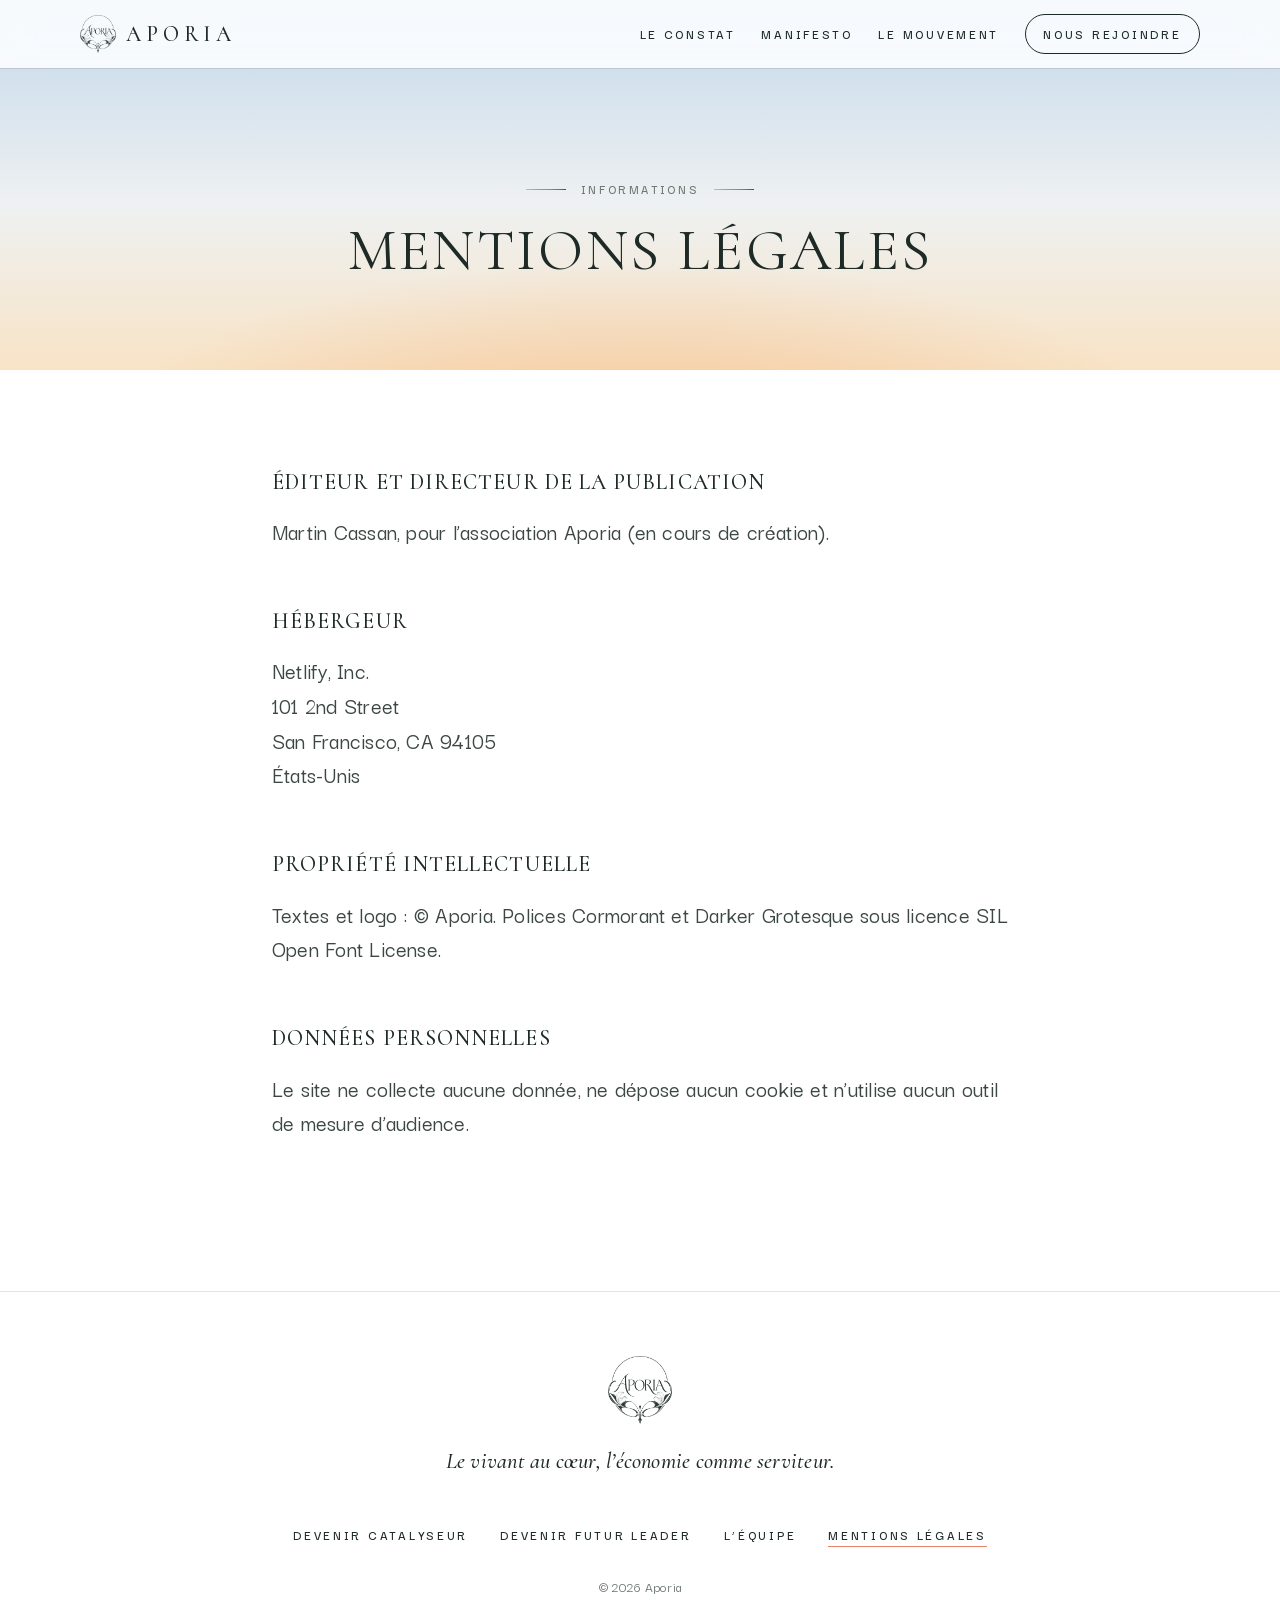
<file: mentions-legales.html>
<!doctype html>
<html lang="fr" class="no-js">
<head>
  <meta charset="utf-8">
  <meta name="viewport" content="width=device-width, initial-scale=1, viewport-fit=cover">
  <title>Mentions légales · Aporia</title>
  <meta name="description" content="Mentions légales du site Aporia.">
  <meta name="theme-color" content="#f6efe6">
  <meta name="robots" content="noindex">

  <meta property="og:type" content="website">
  <meta property="og:locale" content="fr_FR">
  <meta property="og:title" content="Mentions légales · Aporia">
  <meta property="og:description" content="Mentions légales du site Aporia.">
  <meta property="og:image" content="https://aporia-mouvement.netlify.app/assets/img/og-image.jpg">
  <meta name="twitter:card" content="summary_large_image">

  <link rel="icon" type="image/svg+xml" href="/assets/img/favicon.svg">
  <link rel="icon" type="image/png" sizes="48x48" href="/assets/img/favicon.png">
  <link rel="apple-touch-icon" href="/assets/img/apple-touch-icon.png">
  <link rel="preload" href="/assets/fonts/cormorant.woff2" as="font" type="font/woff2" crossorigin>
  <link rel="preload" href="/assets/fonts/darker-grotesque.woff2" as="font" type="font/woff2" crossorigin>
  <link rel="stylesheet" href="/css/style.css">
  <!-- Pas de "defer" : le script doit poser la classe "js" avant le premier affichage -->
  <script src="/js/main.js"></script>
</head>
<body>
  <a class="skip-link" href="#contenu">Aller au contenu</a>
  <div class="progress" aria-hidden="true"><span></span></div>

  <!-- ============================================================ EN-TÊTE -->
  <header class="site-header" data-header>
    <div class="site-header__inner">
      <a class="brand" href="/" aria-label="Aporia, page d’accueil">
        <img src="/assets/img/logo.png" alt="" width="454" height="480">
        <span>Aporia</span>
      </a>
      <button class="nav-toggle" type="button" aria-expanded="false" aria-controls="menu" data-nav-toggle>
        <span class="visually-hidden">Menu</span><span class="nav-toggle__bar"></span>
      </button>
      <nav class="nav" id="menu" aria-label="Navigation principale">
        <a href="/#constat">Le constat</a>
        <a href="/#manifesto">Manifesto</a>
        <a href="/#mouvement">Le mouvement</a>
        <a class="nav__cta" href="/#rejoindre">Nous rejoindre</a>
      </nav>
    </div>
  </header>

  <main id="contenu">
    <header class="page-hero">
      <p class="kicker kicker--center">Informations</p>
      <h1 class="title">Mentions légales</h1>
    </header>

    <section class="page legal">
      <div class="container container--text">
        <h2>Éditeur et directeur de la publication</h2>
        <p>Martin Cassan, pour l’association Aporia (en cours de création).</p>

        <h2>Hébergeur</h2>
        <address>Netlify, Inc.<br>101 2nd Street<br>San Francisco, CA 94105<br>États-Unis</address>

        <h2>Propriété intellectuelle</h2>
        <p>Textes et logo : © Aporia. Polices Cormorant et Darker Grotesque sous licence SIL Open Font License.</p>

        <h2>Données personnelles</h2>
        <p>Le site ne collecte aucune donnée, ne dépose aucun cookie et n’utilise aucun outil de mesure d’audience.</p>
      </div>
    </section>
  </main>

  <!-- ============================================================ PIED DE PAGE -->
  <footer class="site-footer">
    <div class="container site-footer__inner">
      <a href="/" aria-label="Aporia, page d’accueil"><img src="/assets/img/logo.png" alt="Aporia" width="454" height="480" loading="lazy"></a>
      <p class="site-footer__baseline">Le vivant au cœur, l’économie comme serviteur.</p>
      <ul class="footer-links">
        <li><a href="/catalyseur.html">Devenir catalyseur</a></li>
        <li><a href="/futur-leader.html">Devenir futur leader</a></li>
        <li><a href="/equipe.html">L’équipe</a></li>
        <li><a href="/mentions-legales.html" aria-current="page">Mentions légales</a></li>
      </ul>
      <p class="site-footer__note">© <span data-year>2026</span> Aporia</p>
    </div>
  </footer>
</body>
</html>
</file>
<file: css/style.css>
/* ==========================================================================
   APORIA · feuille de style (commune à toutes les pages)
   Charte issue du deck : ciel d'aube (bleu, or, corail, violet), titres en
   capitales serif fines, texte en grotesque aérée, beaucoup de blanc.

   1. Polices        5. En-tête           9. Le mouvement      13. Pages annexes
   2. Variables      6. Accueil (ciel)   10. Contact (aube)    14. Animations
   3. Base           7. Sections         11. Pied de page      15. Responsive
   4. Utilitaires    8. Manifesto        12. Le nom
   ========================================================================== */

/* 1. Polices (hébergées sur le site, aucun appel externe) ----------------- */
@font-face {
  font-family: "Cormorant";
  src: url("../assets/fonts/cormorant.woff2") format("woff2");
  font-weight: 300 600; font-style: normal; font-display: swap;
}
@font-face {
  font-family: "Cormorant";
  src: url("../assets/fonts/cormorant-italic.woff2") format("woff2");
  font-weight: 300 600; font-style: italic; font-display: swap;
}
@font-face {
  font-family: "Darker Grotesque";
  src: url("../assets/fonts/darker-grotesque.woff2") format("woff2");
  font-weight: 300 700; font-style: normal; font-display: swap;
}

/* 2. Variables : modifier ici couleurs, polices et espacements ------------ */
:root {
  /* Encre et papier */
  --ink: #1d2a26;          /* vert très sombre des titres du deck */
  --ink-2: #3c4743;
  --muted: #6f7974;
  --line: rgba(29, 42, 38, .12);
  --paper: #ffffff;
  --paper-warm: #faf6f1;
  --night: #16152a;
  --night-2: #24203f;

  /* Ciel d'aube */
  --sky: #a9c5e0;
  --gold: #e8bc66;
  --coral: #e7826e;
  --rose: #d76b88;
  --violet: #8d5cb6;
  --indigo: #4f3f97;
  --dawn: linear-gradient(90deg, var(--gold), var(--coral) 30%, var(--rose) 55%, var(--violet) 80%, var(--indigo));

  /* Typographie */
  --serif: "Cormorant", "Cormorant Garamond", Garamond, Georgia, serif;
  --sans: "Darker Grotesque", "Avenir Next", "Segoe UI", system-ui, sans-serif;
  --fs-body: clamp(1.25rem, 1.12rem + .45vw, 1.45rem);
  --fs-lead: clamp(1.3rem, 1.15rem + .6vw, 1.6rem);
  --fs-h2: clamp(2.2rem, 1.6rem + 2.6vw, 4rem);
  --fs-h3: clamp(1.5rem, 1.3rem + .8vw, 2rem);

  /* Mise en page */
  --gutter: clamp(1.25rem, 4vw, 3rem);
  --max: 72rem;
  --max-text: 46rem;
  --section-y: clamp(5rem, 10vw, 9rem);
  --radius: 1.25rem;
  --ease: cubic-bezier(.22, .61, .36, 1);
  --header-h: 4.25rem;
}

/* 3. Base ------------------------------------------------------------------ */
*, *::before, *::after { box-sizing: border-box; }
html { scroll-behavior: smooth; scroll-padding-top: var(--header-h); -webkit-text-size-adjust: 100%; }
body {
  margin: 0;
  background: var(--paper);
  color: var(--ink-2);
  font-family: var(--sans);
  font-size: var(--fs-body);
  font-weight: 500;
  line-height: 1.5;
  letter-spacing: .01em;
  text-rendering: optimizeLegibility;
  -webkit-font-smoothing: antialiased;
}
img { max-width: 100%; height: auto; display: block; }
a { color: inherit; }
h1, h2, h3, h4 { color: var(--ink); margin: 0; font-weight: 400; }
p { margin: 0 0 1em; }
sup { font-size: .55em; line-height: 0; vertical-align: .7em; }
strong { color: var(--ink); font-weight: 650; }
::selection { background: rgba(231, 130, 110, .25); }
:focus-visible { outline: 2px solid var(--coral); outline-offset: 3px; border-radius: 4px; }

/* 4. Utilitaires ----------------------------------------------------------- */
.container { width: 100%; max-width: var(--max); margin-inline: auto; padding-inline: var(--gutter); }
.container--text { max-width: calc(var(--max-text) + 2 * var(--gutter)); }
.visually-hidden { position: absolute !important; width: 1px; height: 1px; overflow: hidden; clip: rect(0 0 0 0); white-space: nowrap; }
.skip-link { position: absolute; left: 1rem; top: -4rem; z-index: 100; background: var(--ink); color: #fff; padding: .6rem 1rem; border-radius: .5rem; text-decoration: none; }
.skip-link:focus { top: 1rem; }

.kicker {
  display: inline-flex; align-items: center; gap: .9rem;
  margin: 0 0 1.25rem;
  font-family: var(--sans); font-size: .82rem; font-weight: 600; letter-spacing: .2em; text-transform: uppercase;
  color: var(--muted);
}
.kicker::before { content: ""; width: 2.5rem; height: 1px; background: var(--dawn); }
.kicker--light { color: rgba(255, 255, 255, .75); }
.kicker--center { display: flex; justify-content: center; }
.kicker--center::after { content: ""; width: 2.5rem; height: 1px; background: var(--dawn); }

.title {
  font-family: var(--serif);
  font-size: var(--fs-h2);
  font-weight: 400;
  line-height: 1.05;
  letter-spacing: .04em;
  text-transform: uppercase;
  text-wrap: balance;
}
.title--long { font-size: clamp(1.9rem, 1.35rem + 2.2vw, 3.2rem); line-height: 1.12; max-width: 58rem; }
.lead { font-size: var(--fs-lead); line-height: 1.45; color: var(--ink); max-width: 44rem; margin-top: 1.75rem; text-wrap: pretty; }
.prose p { text-wrap: pretty; }
.prose--narrow { max-width: var(--max-text); }

.statement {
  font-family: var(--serif); font-style: italic; font-weight: 400;
  font-size: clamp(1.5rem, 1.2rem + 1.2vw, 2.25rem); line-height: 1.3;
  color: var(--ink); max-width: 50rem; margin: 0 auto; text-align: center; text-wrap: balance;
}

.btn {
  display: inline-flex; align-items: center; justify-content: center; gap: .5rem;
  padding: .85rem 1.6rem; border-radius: 999px;
  font-size: .92rem; font-weight: 650; letter-spacing: .16em; text-transform: uppercase; text-decoration: none;
  color: var(--ink); border: 1px solid var(--ink);
  transition: color .35s var(--ease), background-color .35s var(--ease), border-color .35s var(--ease);
}
.btn:hover { background: var(--ink); color: #fff; }
.btn--light { color: #fff; border-color: rgba(255, 255, 255, .8); }
.btn--light:hover { background: #fff; color: var(--ink); }
.btn.is-soon { opacity: .55; pointer-events: none; border-style: dashed; }

/* 5. En-tête --------------------------------------------------------------- */
.progress { position: fixed; inset: 0 0 auto; height: 2px; z-index: 60; pointer-events: none; }
.progress span { display: block; height: 100%; background: var(--dawn); transform-origin: 0 50%; transform: scaleX(var(--progress, 0)); }

.site-header {
  position: fixed; inset: 0 0 auto; z-index: 50;
  padding-top: env(safe-area-inset-top, 0px);
  transition: background-color .4s var(--ease), box-shadow .4s var(--ease);
}
.site-header__inner {
  max-width: calc(var(--max) + 4rem); margin-inline: auto; padding-inline: var(--gutter);
  height: var(--header-h); display: flex; align-items: center; justify-content: space-between; gap: 2rem;
}
.site-header.is-solid { background: rgba(255, 255, 255, .85); backdrop-filter: blur(14px) saturate(1.4); -webkit-backdrop-filter: blur(14px) saturate(1.4); box-shadow: 0 1px 0 var(--line); }
.brand {
  display: inline-flex; align-items: center; gap: .65rem; text-decoration: none;
  font-family: var(--serif); font-size: 1.35rem; font-weight: 500; letter-spacing: .22em; text-transform: uppercase; color: var(--ink);
  opacity: 0; transform: translateY(-6px); transition: opacity .4s var(--ease), transform .4s var(--ease);
}
.site-header.is-solid .brand { opacity: 1; transform: none; }
.brand img { width: 2.25rem; height: auto; }

.nav { display: flex; align-items: center; gap: clamp(1rem, 2vw, 2rem); }
.nav a {
  position: relative; text-decoration: none; color: var(--ink);
  font-size: .85rem; font-weight: 600; letter-spacing: .2em; text-transform: uppercase; padding-block: .4rem;
}
.nav a::after {
  content: ""; position: absolute; left: 0; right: 0; bottom: 0; height: 1px; background: var(--dawn);
  transform: scaleX(0); transform-origin: left; transition: transform .45s var(--ease);
}
.nav a:hover::after, .nav a.is-active::after { transform: scaleX(1); }
.nav .nav__cta { padding: .55rem 1.1rem; border: 1px solid var(--ink); border-radius: 999px; transition: background-color .3s, color .3s; }
.nav .nav__cta::after { display: none; }
.nav .nav__cta:hover { background: var(--ink); color: #fff; }

.nav-toggle { display: none; width: 2.75rem; height: 2.75rem; border: 0; background: none; cursor: pointer; position: relative; }
.nav-toggle__bar, .nav-toggle__bar::before, .nav-toggle__bar::after {
  position: absolute; left: 50%; width: 1.5rem; height: 1px; background: var(--ink); translate: -50% 0; transition: transform .35s var(--ease), opacity .2s;
}
.nav-toggle__bar { top: 50%; }
.nav-toggle__bar::before, .nav-toggle__bar::after { content: ""; left: 0; translate: 0 0; }
.nav-toggle__bar::before { transform: translateY(-7px); }
.nav-toggle__bar::after { transform: translateY(7px); }
.nav-toggle[aria-expanded="true"] .nav-toggle__bar { background: transparent; }
.nav-toggle[aria-expanded="true"] .nav-toggle__bar::before { transform: rotate(45deg); }
.nav-toggle[aria-expanded="true"] .nav-toggle__bar::after { transform: rotate(-45deg); }

/* 6. Accueil : ciel d'aube animé ------------------------------------------- */
.hero {
  position: relative; min-height: 100svh; display: grid; place-items: center;
  overflow: hidden; isolation: isolate; text-align: center;
  padding: calc(var(--header-h) + 2rem) var(--gutter) 6rem;
}
.hero__sky {
  position: absolute; inset: 0; z-index: -1;
  background: #f3d9c0 url("/assets/img/ciel.jpg") center 62% / cover no-repeat;
  scale: calc(1 + var(--hero-shift, 0) * .08);
}
/* Aplat blanc translucide sur la photo */
.hero__sky::after { content: ""; position: absolute; inset: 0; background: rgba(255, 255, 255, .42); }
.hero__content { max-width: 52rem; translate: 0 calc(var(--hero-shift, 0) * 6rem); opacity: calc(1 - var(--hero-shift, 0) * 1.2); }
.hero__logo { width: clamp(10rem, 20vw, 15rem); margin: 0 auto clamp(2rem, 5vh, 3rem); }
.hero__title { font-family: var(--serif); font-weight: 400; font-size: clamp(1.45rem, 1rem + 2.1vw, 2.6rem); line-height: 1.3; letter-spacing: .02em; color: var(--ink); text-wrap: balance; }
.hero__line { display: block; }
.hero__title em { font-style: italic; }
.hero__sub { max-width: 36rem; margin: clamp(1.5rem, 4vh, 2.25rem) auto 0; font-size: var(--fs-lead); line-height: 1.4; color: var(--ink); text-wrap: balance; }
.hero__cta {
  display: inline-flex; flex-direction: column; align-items: center; gap: .75rem; margin-top: clamp(2.5rem, 7vh, 4rem);
  font-size: .82rem; font-weight: 600; letter-spacing: .2em; text-transform: uppercase; text-decoration: none; color: var(--ink);
}
.hero__cta svg { animation: nudge 2.4s ease-in-out infinite; }

/* 7. Sections et constat ------------------------------------------------------ */
.section { padding-block: var(--section-y); position: relative; }
.section--warm { background: var(--paper-warm); }
.section-head { margin-bottom: clamp(2.5rem, 6vw, 4.5rem); }
.section-head--center { text-align: center; }
.section-head--center .lead { margin-inline: auto; }

/* Le constat : quatre temps */
.beats { list-style: none; margin: 0; padding: 0; border-top: 1px solid var(--line); }
.beat {
  display: grid; grid-template-columns: 4rem minmax(0, 6fr) minmax(0, 5fr); gap: clamp(1rem, 4vw, 4rem); align-items: baseline;
  padding-block: clamp(2rem, 4vw, 3rem); border-bottom: 1px solid var(--line);
}
.beat__num { font-family: var(--sans); font-size: .85rem; font-weight: 600; letter-spacing: .2em; color: var(--coral); }
.beat__claim {
  margin: 0; font-family: var(--serif); font-style: italic; font-weight: 400; color: var(--ink);
  font-size: clamp(1.7rem, 1.3rem + 1.6vw, 2.7rem); line-height: 1.15; text-wrap: balance;
}
.beat__text { margin: 0; text-wrap: pretty; }
.erased { margin-top: clamp(3.5rem, 7vw, 5.5rem); }
.erased__intro { display: flex; gap: clamp(1rem, 4vw, 4rem); align-items: baseline; color: var(--ink); font-weight: 600; font-size: var(--fs-lead); margin: 0; }
.erased__intro .beat__num { flex: none; width: 4rem; }
.erased__close { margin-top: clamp(3rem, 6vw, 4.5rem); }
.erased__close em { font-style: normal; background: var(--dawn); -webkit-background-clip: text; background-clip: text; color: transparent; }
.triad { list-style: none; padding: 0; margin: 1.5rem 0 0; display: grid; grid-template-columns: repeat(3, minmax(0, 1fr)); gap: clamp(1rem, 2.5vw, 2rem); }
.triad__item {
  position: relative; padding: clamp(1.75rem, 3vw, 2.5rem); background: var(--paper); border-radius: var(--radius);
  box-shadow: 0 1px 0 var(--line), 0 30px 60px -40px rgba(79, 63, 151, .35);
  overflow: hidden;
}
.triad__item::before { content: ""; position: absolute; inset: 0 0 auto; height: 3px; background: var(--dawn); }
.triad__num { display: block; font-family: var(--serif); font-size: 1rem; letter-spacing: .3em; color: var(--muted); margin-bottom: 1.25rem; }
.triad__item h3 { font-family: var(--serif); font-size: clamp(2rem, 1.6rem + 1.2vw, 2.75rem); font-weight: 400; letter-spacing: .04em; text-transform: uppercase; margin-bottom: 1rem; }
.triad__item p { margin: 0; }

/* 8. Manifesto -------------------------------------------------------------- */
.section--night {
  background:
    radial-gradient(ellipse 80% 50% at 50% 115%, rgba(231, 130, 110, .35), transparent 70%),
    radial-gradient(ellipse 60% 40% at 85% -10%, rgba(141, 92, 182, .35), transparent 70%),
    linear-gradient(180deg, var(--night), var(--night-2));
  color: rgba(255, 255, 255, .85);
}
.manifesto { text-align: center; }
.manifesto__line {
  font-family: var(--serif); font-style: italic; font-size: clamp(1.45rem, 1.1rem + 1.3vw, 2.3rem); line-height: 1.35; color: #fff; margin: 0 auto 1.3em;
  max-width: 44rem; text-wrap: balance;
}
.manifesto__line:last-child { margin-bottom: 0; }
.manifesto__line--accent { color: #ffd9a8; }
.band { position: relative; isolation: isolate; overflow: hidden; padding-block: clamp(5rem, 11vw, 8.5rem); text-align: center; }
.band__sky { position: absolute; inset: 0; z-index: -1; background: #f3d9c0 url("/assets/img/ciel.jpg") center 40% / cover no-repeat; }
.band__sky::after { content: ""; position: absolute; inset: 0; background: rgba(255, 255, 255, .55); }
.band__text { font-family: var(--serif); font-style: italic; font-size: clamp(1.5rem, 1.15rem + 1.4vw, 2.4rem); line-height: 1.35; color: var(--ink); margin: 0 auto; text-wrap: balance; }
@media (max-width: 56rem) { .hero__sky, .band__sky { background-image: url("/assets/img/ciel-900.jpg"); } }
.js .manifesto__line { opacity: .2; transition: opacity .9s var(--ease); }
.js .manifesto__line.is-lit { opacity: 1; }

/* 9. Le mouvement : deux membres et ce qui les relie ------------------------- */
.alliance {
  display: grid; grid-template-columns: minmax(0, 1fr) minmax(6rem, 9rem) minmax(0, 1fr);
  align-items: center; gap: clamp(1rem, 2.5vw, 2rem);
}
.member {
  position: relative; height: 100%; padding: clamp(2rem, 3.5vw, 3rem); border-radius: var(--radius);
  background: var(--paper); box-shadow: 0 1px 0 var(--line), 0 30px 60px -40px rgba(79, 63, 151, .35); overflow: hidden;
}
.member::after {
  content: ""; position: absolute; width: 18rem; aspect-ratio: 1; right: -8rem; top: -8rem; border-radius: 50%;
  background: radial-gradient(circle, var(--tone, var(--gold)), transparent 68%); opacity: .25;
}
.member--leaders { --tone: var(--violet); }
.member h3 { position: relative; font-family: var(--serif); font-size: clamp(1.45rem, 1.25rem + .7vw, 1.85rem); font-weight: 500; letter-spacing: .05em; text-transform: uppercase; line-height: 1.15; margin-bottom: 1.25rem; }
.member p { position: relative; margin: 0; }
.member p + p { margin-top: 1em; }
.member h3 { margin-bottom: .35rem; }
.member .member__tag { font-family: var(--serif); font-style: italic; font-size: clamp(1.15rem, 1.05rem + .4vw, 1.35rem); line-height: 1.3; color: var(--muted); margin-bottom: 1.25rem; }

.bridge { position: relative; text-align: center; padding-block: 2rem; }
.bridge::before {
  content: ""; position: absolute; left: -2rem; right: -2rem; top: 50%; height: 1px; background: var(--dawn); z-index: 0;
}
.bridge__box { position: relative; z-index: 1; background: var(--paper-warm); padding: .75rem; width: fit-content; margin-inline: auto; }
.bridge__box img { display: block; width: clamp(4.5rem, 6vw, 6rem); }
.approach { max-width: 44rem; margin: clamp(3.5rem, 7vw, 5.5rem) auto 0; padding-top: clamp(2.5rem, 5vw, 3.5rem); border-top: 1px solid var(--line); text-align: center; }
.approach .kicker { margin: 0 0 1rem; }
.approach__title { font-family: var(--serif); font-style: italic; font-size: clamp(1.6rem, 1.3rem + 1vw, 2.2rem); line-height: 1.2; margin: 0 0 1rem; text-wrap: balance; }
.approach__text { margin: 0; text-wrap: pretty; }
.approach__text strong { font-weight: 650; }
.approach__text a { color: inherit; text-decoration-color: var(--gold); text-underline-offset: .2em; }

/* 10. Contact : ciel d'aube ---------------------------------------------------- */
.dawn { position: relative; isolation: isolate; overflow: hidden; padding-block: clamp(6rem, 14vw, 10rem); text-align: center; color: #fff; }
.dawn__sky {
  position: absolute; inset: 0; z-index: -1;
  background:
    radial-gradient(ellipse 70% 45% at 50% 100%, rgba(255, 214, 160, .85), transparent 70%),
    linear-gradient(180deg, #2a2456 0%, #5b4692 30%, #b56a9a 62%, #ec8f74 85%, #f7c48a 100%);
}
.dawn .title { color: #fff; margin-bottom: 1.5rem; }
.dawn__logo { width: 6.5rem; margin: 0 auto 2.5rem; }
.dawn__text { font-size: var(--fs-lead); color: rgba(255, 255, 255, .95); max-width: 38rem; margin: 0 auto 2.25rem; text-wrap: pretty; }

/* 11. Pied de page --------------------------------------------------------------- */
.site-footer { padding-block: 4rem calc(3rem + env(safe-area-inset-bottom, 0px)); border-top: 1px solid var(--line); text-align: center; }
.site-footer__inner { display: flex; flex-direction: column; align-items: center; gap: .75rem; }
.site-footer img { width: 4rem; margin-bottom: .5rem; }
.site-footer__baseline { font-family: var(--serif); font-style: italic; font-size: 1.4rem; color: var(--ink); margin: 0; }
.footer-links { display: flex; flex-wrap: wrap; justify-content: center; gap: .5rem 2rem; margin: 1.5rem 0 1rem; padding: 0; list-style: none; }
.footer-links a {
  font-size: .85rem; font-weight: 600; letter-spacing: .2em; text-transform: uppercase; text-decoration: none; color: var(--ink);
  background: linear-gradient(var(--coral), var(--coral)) 0 100% / 0 1px no-repeat; padding-bottom: .2rem;
  transition: background-size .4s var(--ease);
}
.footer-links a:hover, .footer-links a[aria-current="page"] { background-size: 100% 1px; }
.site-footer__note { font-size: .9rem; color: var(--muted); margin: 0; }

/* 12. Le nom : bandeau de transition ------------------------------------------- */
.etymology { display: grid; grid-template-columns: minmax(0, 5fr) minmax(0, 7fr); gap: clamp(2rem, 6vw, 6rem); align-items: center; }
.greek {
  font-family: var(--serif); font-weight: 300; font-size: clamp(4rem, 3rem + 5vw, 7.5rem); line-height: 1; margin: 0 0 1rem;
  background: var(--dawn); -webkit-background-clip: text; background-clip: text; color: transparent;
}
.roots { margin: 0; display: grid; gap: .4rem; }
.roots div { display: flex; gap: .9rem; align-items: baseline; }
.roots dt { font-family: var(--serif); font-style: italic; font-size: 1.6rem; color: var(--ink); min-width: 3.6rem; }
.roots dd { margin: 0; color: var(--muted); }
.etymology__text p:last-child { margin-bottom: 0; }
.etymology__text .statement { text-align: left; margin: 1.5rem 0 0; font-size: clamp(1.35rem, 1.15rem + .8vw, 1.85rem); }

/* 13. Pages annexes --------------------------------------------------------------- */
.page-hero {
  position: relative; isolation: isolate; overflow: hidden; text-align: center;
  padding: calc(var(--header-h) + clamp(4rem, 10vw, 7rem)) var(--gutter) clamp(3.5rem, 8vw, 5.5rem);
}
.page-hero::before {
  content: ""; position: absolute; inset: 0; z-index: -1;
  background:
    radial-gradient(ellipse 60% 70% at 50% 120%, rgba(244, 187, 135, .7), transparent 70%),
    linear-gradient(180deg, #c3d7ea 0%, #eef1f2 55%, #f8e3c6 100%);
}
.page-hero .lead { margin-inline: auto; }
.page { padding-block: clamp(3.5rem, 8vw, 6rem) var(--section-y); }
.page h2 {
  font-family: var(--serif); font-size: var(--fs-h3); font-weight: 500; letter-spacing: .05em; text-transform: uppercase;
  margin: clamp(2.5rem, 5vw, 3.5rem) 0 1rem;
}
.page h2:first-child { margin-top: 0; }
.page ul { padding-left: 1.2em; margin: 0 0 1em; }
.page li { margin-bottom: .4em; }

.checklist { list-style: none; padding: 0 !important; display: grid; gap: 1rem; }
.checklist li { position: relative; padding-left: 2rem; margin: 0 !important; color: var(--ink); }
.checklist li::before {
  content: ""; position: absolute; left: 0; top: .4em; width: .9rem; height: .9rem; border-radius: 50%;
  background: var(--dawn);
}

.notice {
  margin-top: clamp(2.5rem, 5vw, 3.5rem); padding: clamp(1.75rem, 4vw, 2.5rem); border-radius: var(--radius); text-align: center;
  background: var(--paper-warm); position: relative;
}
.notice::before { content: ""; position: absolute; inset: 0; border-radius: inherit; padding: 1px; background: var(--dawn); -webkit-mask: linear-gradient(#000 0 0) content-box, linear-gradient(#000 0 0); -webkit-mask-composite: xor; mask-composite: exclude; opacity: .7; pointer-events: none; }
.notice h2 { margin-top: 0; }
.notice p { margin-bottom: 1.5rem; }
.notice p:last-child { margin-bottom: 0; }

.team { list-style: none; margin: 0; padding: 0; display: grid; grid-template-columns: repeat(3, minmax(0, 1fr)); gap: clamp(1.5rem, 3vw, 2.5rem); }
.person { text-align: center; }
.person__photo {
  width: clamp(9rem, 16vw, 11rem); aspect-ratio: 1; margin: 0 auto 1.5rem; border-radius: 50%;
  display: grid; place-items: center; position: relative;
  background: radial-gradient(circle at 50% 120%, rgba(244, 187, 135, .55), transparent 65%), linear-gradient(180deg, #e4eef6, #faf6f1);
  font-family: var(--serif); font-size: 3rem; color: rgba(29, 42, 38, .35);
}
.person__photo::before { content: ""; position: absolute; inset: 0; border-radius: 50%; padding: 1px; background: var(--dawn); -webkit-mask: linear-gradient(#000 0 0) content-box, linear-gradient(#000 0 0); -webkit-mask-composite: xor; mask-composite: exclude; }
.person__photo img { width: 100%; height: 100%; object-fit: cover; border-radius: 50%; display: block; }
.person h2 { font-size: clamp(1.35rem, 1.05rem + .8vw, 1.75rem); white-space: nowrap; margin: 0 0 .35rem; }
.person__role { font-size: .82rem; font-weight: 600; letter-spacing: .2em; text-transform: uppercase; color: var(--muted); margin-bottom: 1rem; }
.person__story { color: var(--ink); line-height: 1.55; margin: 0; text-wrap: pretty; }
.person__story cite { font-style: italic; }
.person__story + .person__story { margin-top: .9em; }

.legal h2 { font-size: 1.35rem; }
.legal address { font-style: normal; }

/* 14. Animations -------------------------------------------------------------------- */
.js [data-reveal] { opacity: 0; transform: translateY(28px); transition: opacity 1s var(--ease), transform 1s var(--ease); transition-delay: calc(var(--i, 0) * 110ms); }
.js [data-reveal].is-visible { opacity: 1; transform: none; }
.js .hero__logo, .js .hero__line, .js .hero__sub, .js .hero__cta { opacity: 0; animation: rise 1.4s var(--ease) forwards; }
.js .hero__line:nth-child(1) { animation-delay: .35s; }
.js .hero__line:nth-child(2) { animation-delay: .6s; }
.js .hero__sub { animation-delay: .9s; }
.js .hero__cta { animation-delay: 1.2s; }

@keyframes rise { from { opacity: 0; transform: translateY(18px); filter: blur(4px); } to { opacity: 1; transform: none; filter: none; } }
@keyframes nudge { 0%, 100% { transform: translateY(0); } 50% { transform: translateY(6px); } }

@media (prefers-reduced-motion: reduce) {
  html { scroll-behavior: auto; }
  *, *::before, *::after { animation-duration: .01ms !important; animation-iteration-count: 1 !important; transition-duration: .01ms !important; }
  .js [data-reveal], .js .manifesto__line { opacity: 1; transform: none; }
  .hero__content { translate: none; }
  .hero__sky { scale: none; }
}

/* 15. Responsive ---------------------------------------------------------------------- */
@media (max-width: 64rem) {
  .alliance { grid-template-columns: 1fr; gap: 0; }
  .member { height: auto; }
  .bridge { padding-block: 1.5rem; }
  .bridge::before { left: 50%; right: auto; top: -1rem; bottom: -1rem; width: 1px; height: auto; background: linear-gradient(180deg, var(--gold), var(--violet)); }
  .bridge__box { max-width: 26rem; margin-inline: auto; }
}

@media (max-width: 56rem) {
  .nav-toggle { display: block; z-index: 2; }
  .brand { opacity: 1; transform: none; }
  .nav {
    position: fixed; inset: 0; z-index: 1; flex-direction: column; justify-content: center; gap: 1.6rem;
    padding: calc(var(--header-h) + env(safe-area-inset-top, 0px)) var(--gutter) calc(2rem + env(safe-area-inset-bottom, 0px));
    background: rgba(250, 246, 241, .97); backdrop-filter: blur(10px); -webkit-backdrop-filter: blur(10px);
    opacity: 0; visibility: hidden; transition: opacity .4s var(--ease), visibility .4s;
  }
  .nav.is-open { opacity: 1; visibility: visible; }
  .nav a { font-size: 1.05rem; }
  .site-header:not(.is-solid) .brand { opacity: 0; }
  .etymology, .triad, .team { grid-template-columns: 1fr; }
  .beat { grid-template-columns: 1fr; gap: .75rem; }
  .erased__intro { flex-direction: column; gap: .75rem; }
  .erased__intro .beat__num { width: auto; }
  .team { gap: 3.5rem; }
}

@media (max-width: 34rem) {
  .hero__line { display: inline; }
}
</file>
